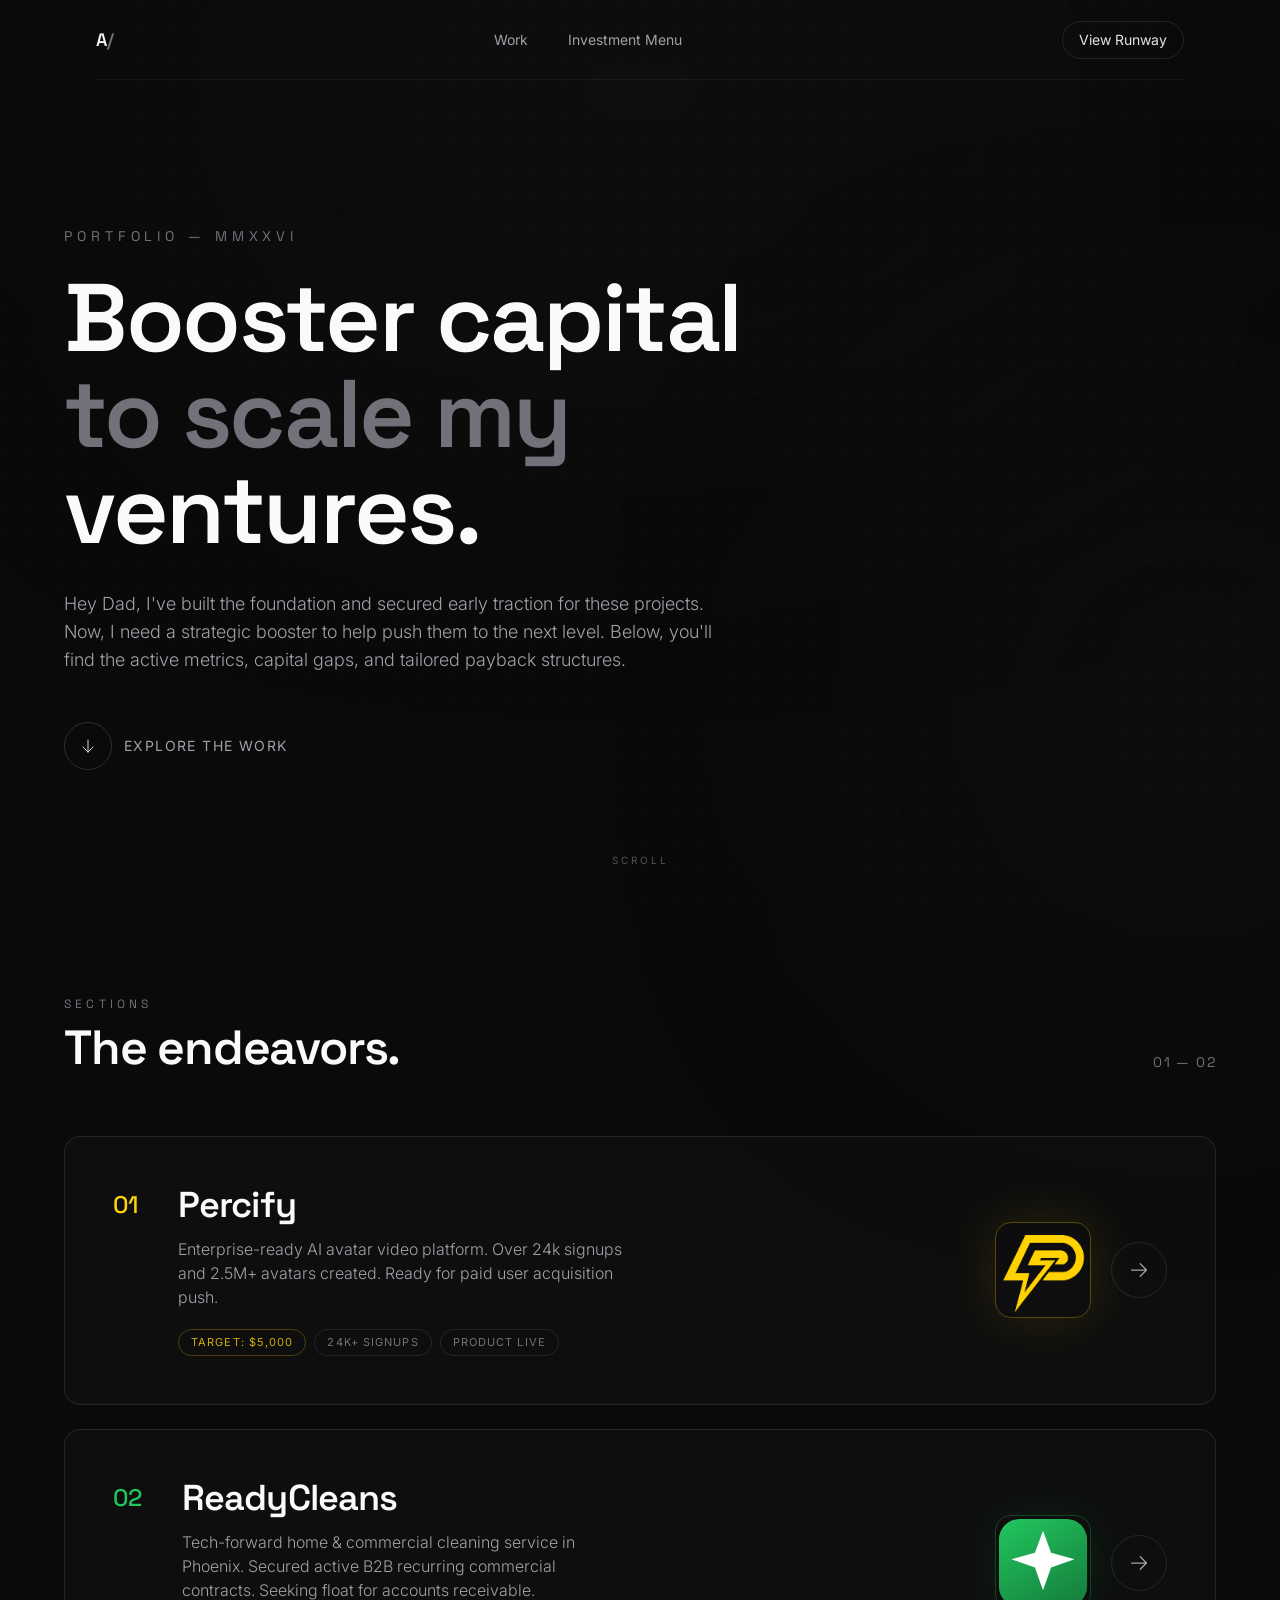
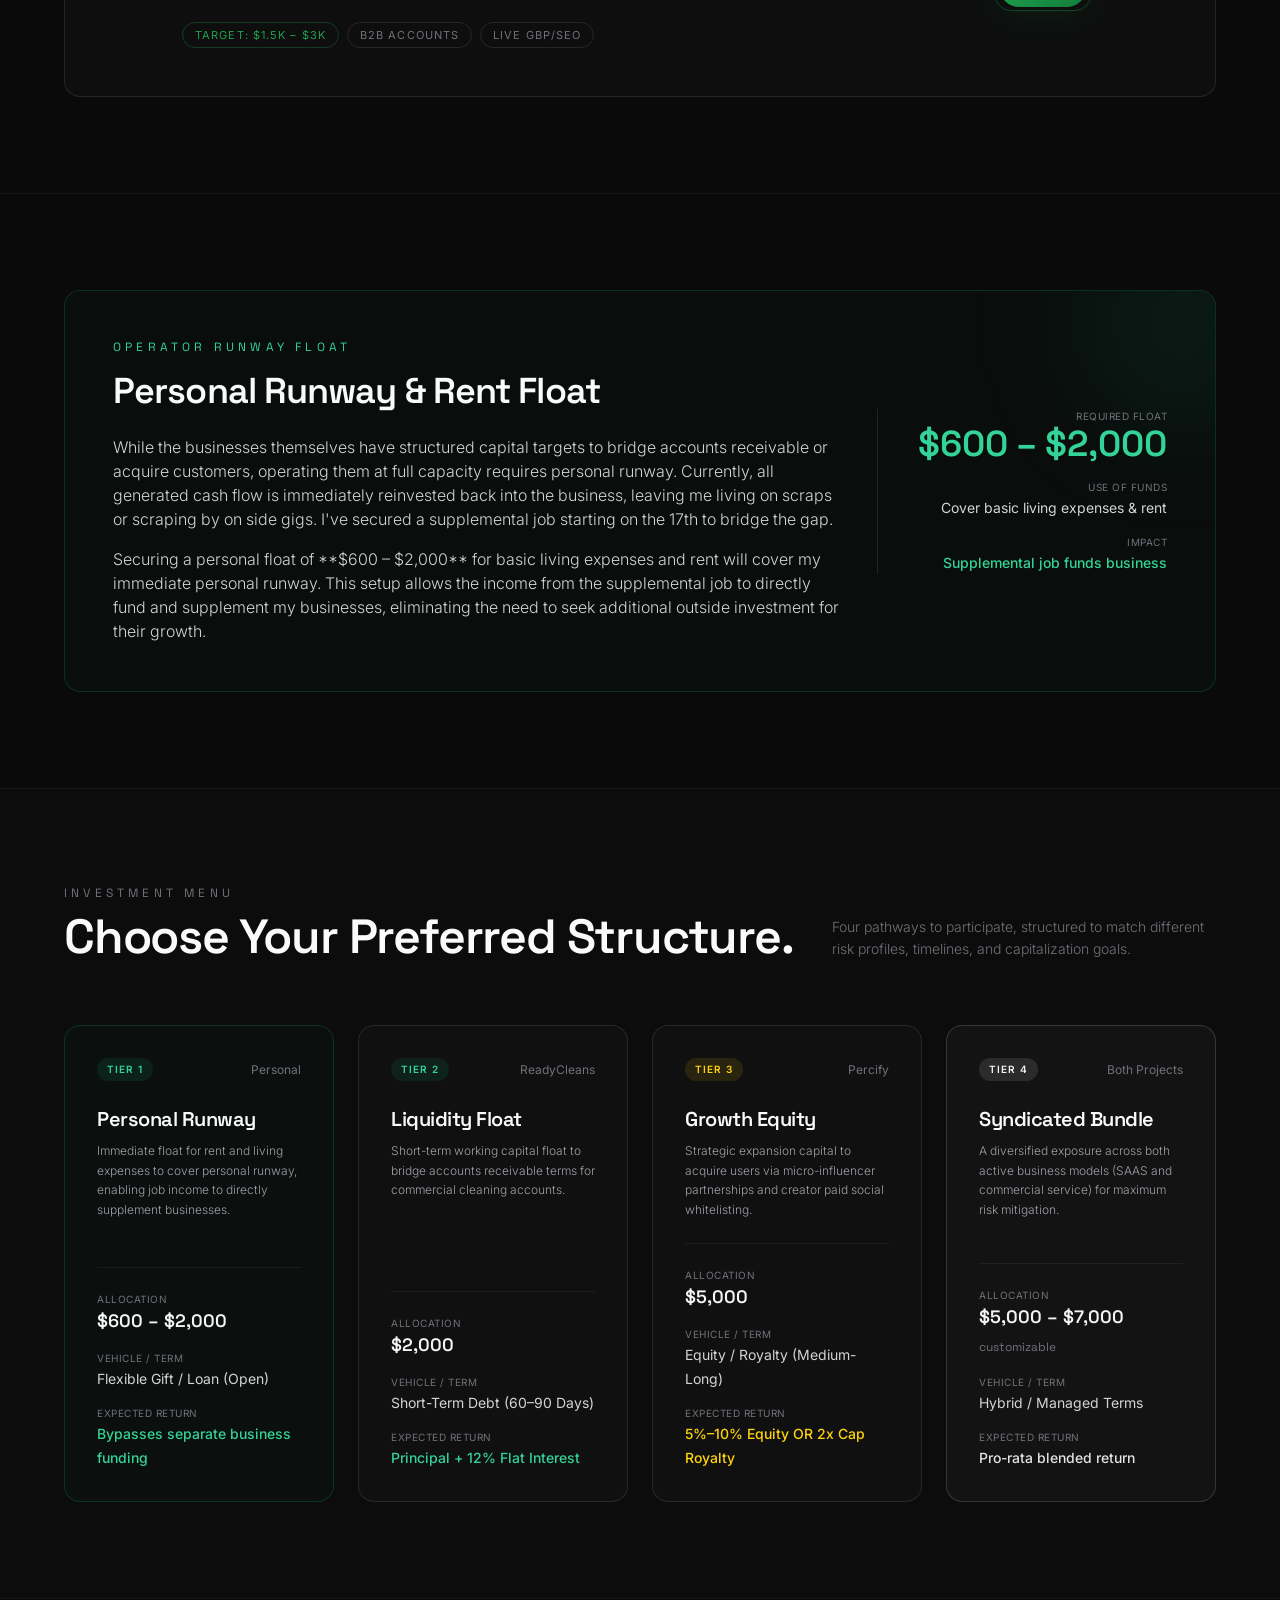
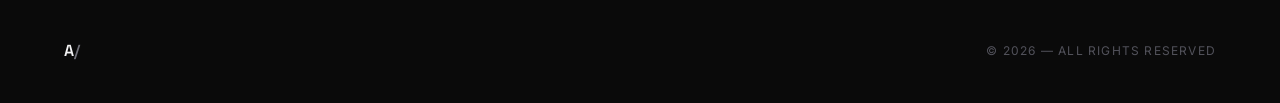
<file: index.html>
<!DOCTYPE html>
<html lang="en" class="scroll-smooth">
<head>
  <meta charset="UTF-8" />
  <meta name="viewport" content="width=device-width, initial-scale=1.0" />
  <title>Portfolio — Businesses & Endeavors</title>
  <meta name="description" content="A curated collection of businesses and endeavors." />

  <!-- Static compiled Tailwind CSS -->
  <link rel="stylesheet" href="assets/css/tailwind.css" />

  <!-- Fonts -->
  <link rel="preconnect" href="https://fonts.googleapis.com" />
  <link rel="preconnect" href="https://fonts.gstatic.com" crossorigin />
  <link href="https://fonts.googleapis.com/css2?family=Inter:wght@300;400;500;600&family=Space+Grotesk:wght@400;500;600;700&display=swap" rel="stylesheet" media="print" onload="this.media='all'" />
  <noscript>
    <link href="https://fonts.googleapis.com/css2?family=Inter:wght@300;400;500;600&family=Space+Grotesk:wght@400;500;600;700&display=swap" rel="stylesheet" />
  </noscript>
 
  <style>
    ::selection { background: #e4e4e7; color: #0a0a0a; }
    html { scrollbar-width: thin; scrollbar-color: #3f3f46 #0a0a0a; }
    body { -webkit-font-smoothing: antialiased; }
    .reveal { opacity: 0; transform: translateY(28px); transition: opacity 0.8s cubic-bezier(0.16, 1, 0.3, 1), transform 0.8s cubic-bezier(0.16, 1, 0.3, 1); }
    .reveal.is-visible { opacity: 1; transform: translateY(0); }
    @media (max-width: 1024px) {
      .reveal {
        opacity: 1 !important;
        transform: none !important;
        transition: none !important;
      }
    }
    .card-glow { transition: transform 0.5s cubic-bezier(0.16, 1, 0.3, 1), border-color 0.4s ease, background 0.4s ease; }
    .card-glow:hover { transform: translateY(-6px); border-color: #52525b; }
    .card-glow::after {
      content: '';
      position: absolute;
      inset: 0;
      border-radius: inherit;
      opacity: 0;
      transition: opacity 0.4s ease;
      background: radial-gradient(220px circle at var(--mx, 50%) var(--my, 50%), rgba(255, 255, 255, 0.07), transparent 70%);
      pointer-events: none;
    }
    .card-glow:hover::after { opacity: 1; }
    .card-percify:hover { border-color: rgba(255, 212, 10, 0.35); }
    .card-percify::after { background: radial-gradient(240px circle at var(--mx, 50%) var(--my, 50%), rgba(255, 212, 10, 0.08), transparent 70%); }
    .card-readycleans:hover { border-color: rgba(34, 197, 94, 0.35); }
    .card-readycleans::after { background: radial-gradient(240px circle at var(--mx, 50%) var(--my, 50%), rgba(34, 197, 94, 0.08), transparent 70%); }
    .card-sweatisgold:hover { border-color: rgba(212, 175, 55, 0.4); }
    .card-sweatisgold::after { background: radial-gradient(240px circle at var(--mx, 50%) var(--my, 50%), rgba(212, 175, 55, 0.09), transparent 70%); }
  </style>
</head>

<body class="bg-ink-950 text-zinc-300 font-body overflow-x-hidden">

  <!-- Ambient background -->
  <div class="fixed inset-0 -z-10 pointer-events-none">
    <div class="absolute inset-0 bg-ink-950"></div>
    <div class="absolute -top-40 left-1/2 -translate-x-1/2 w-[900px] h-[500px] bg-zinc-800/20 blur-[160px] rounded-full"></div>
    <div class="absolute top-1/2 -right-40 w-[500px] h-[500px] bg-zinc-900/40 blur-[140px] rounded-full"></div>
    <div class="absolute inset-0 opacity-[0.35] [background-image:radial-gradient(circle_at_1px_1px,rgba(255,255,255,0.05)_1px,transparent_0)] [background-size:28px_28px]"></div>
  </div>

  <!-- ============ NAV ============ -->
  <header class="fixed top-0 inset-x-0 z-50" id="site-header">
    <nav class="max-w-6xl mx-auto px-6 lg:px-8">
      <div class="flex items-center justify-between h-16 md:h-20 border-b border-white/5">
        <a href="/" class="font-display font-semibold text-zinc-100 text-lg tracking-tight">
          A<span class="text-zinc-500">/</span>
        </a>

        <ul class="hidden md:flex items-center gap-10 text-sm">
          <li><a href="#work" class="text-zinc-400 hover:text-zinc-100 transition-colors">Work</a></li>
          <li><a href="#investment-menu" class="text-zinc-400 hover:text-zinc-100 transition-colors">Investment Menu</a></li>
        </ul>

        <div class="flex items-center gap-4">
          <a href="#runway" class="hidden md:inline-flex items-center gap-2 text-sm px-4 py-2 rounded-full border border-white/10 text-zinc-200 hover:border-white/30 hover:bg-white/5 transition-all">
            View Runway
          </a>
          <button id="menu-toggle" class="md:hidden flex flex-col justify-center items-center w-10 h-10" aria-label="Toggle menu">
            <span class="block w-5 h-px bg-zinc-200 mb-1.5 transition-transform"></span>
            <span class="block w-5 h-px bg-zinc-200 transition-transform"></span>
          </button>
        </div>
      </div>

      <!-- Mobile menu -->
      <div id="mobile-menu" class="md:hidden hidden">
        <div class="py-6 space-y-4 border-b border-white/5 bg-ink-950/95 backdrop-blur">
          <a href="#work" class="block text-lg font-display text-zinc-200">Work</a>
          <a href="#investment-menu" class="block text-lg font-display text-zinc-200">Investment Menu</a>
        </div>
      </div>
    </nav>
  </header>

  <!-- ============ HERO ============ -->
  <section class="relative min-h-screen flex flex-col justify-center px-6 lg:px-8 pt-24">
    <div class="max-w-6xl mx-auto w-full">
      <p class="reveal font-display text-xs md:text-sm tracking-[0.35em] uppercase text-zinc-500 mb-6">
        Portfolio — MMXXVI
      </p>

      <h1 class="reveal font-display font-semibold text-zinc-50 text-5xl md:text-7xl lg:text-8xl leading-[1.02] tracking-tight" style="transition-delay: 100ms">
        Booster capital<br />
        <span class="text-zinc-500">to scale my</span><br />
        ventures.
      </h1>

      <p class="reveal max-w-2xl mt-8 text-zinc-400 text-base md:text-lg font-light leading-relaxed" style="transition-delay: 200ms">
        Hey Dad, I've built the foundation and secured early traction for these projects. Now, I need a strategic booster to help push them to the next level. Below, you'll find the active metrics, capital gaps, and tailored payback structures.
      </p>

      <div class="reveal mt-12 flex items-center gap-6" style="transition-delay: 300ms">
        <a href="#work" class="inline-flex items-center gap-3 group">
          <span class="w-12 h-12 rounded-full border border-white/15 flex items-center justify-center group-hover:border-white/40 group-hover:bg-white/5 transition-all">
            <svg class="w-4 h-4 text-zinc-300 group-hover:translate-y-0.5 transition-transform" fill="none" stroke="currentColor" stroke-width="1.5" viewBox="0 0 24 24"><path stroke-linecap="round" stroke-linejoin="round" d="M19.5 13.5 12 21m0 0-7.5-7.5M12 21V3"/></svg>
          </span>
          <span class="text-sm tracking-widest uppercase text-zinc-400 group-hover:text-zinc-100 transition-colors">Explore the work</span>
        </a>
      </div>
    </div>

    <div class="absolute bottom-8 left-1/2 -translate-x-1/2 text-[10px] tracking-[0.3em] uppercase text-zinc-600 hidden md:block">
      Scroll
    </div>
  </section>

  <!-- ============ SECTIONS / WORK ============ -->
  <section id="work" class="px-6 lg:px-8 py-16 md:py-24 scroll-mt-20">
    <div class="max-w-6xl mx-auto">
      <div class="flex items-end justify-between mb-10 md:mb-16">
        <div>
          <p class="reveal font-display text-xs tracking-[0.35em] uppercase text-zinc-500 mb-3">Sections</p>
          <h2 class="reveal font-display font-semibold text-zinc-50 text-3xl md:text-5xl tracking-tight" style="transition-delay: 80ms">
            The endeavors.
          </h2>
        </div>
        <p class="reveal hidden md:block text-sm text-zinc-500 font-display tracking-widest" style="transition-delay: 160ms">01 — 02</p>
      </div>

      <div class="grid gap-5 md:gap-6">

        <!-- ============= VENTURE 01 — PERCIFY ============= -->
        <a href="venture-1"
           class="card-glow card-percify reveal group relative block rounded-2xl border border-white/10 bg-white/[0.02] p-8 md:p-12 overflow-hidden">
          <div class="absolute inset-0 opacity-0 group-hover:opacity-100 transition-opacity duration-500 bg-gradient-to-br from-[#FFD40A]/[0.03] to-transparent"></div>
          <div class="relative flex flex-col md:flex-row md:items-center md:justify-between gap-6">
            <div class="flex items-start gap-6 md:gap-10">
              <span class="font-display text-[#FFD40A] text-xl md:text-2xl font-medium pt-1">01</span>
              <div>
                <h3 class="font-display font-semibold text-zinc-50 text-2xl md:text-4xl tracking-tight group-hover:text-[#FFD40A] transition-colors">
                  Percify
                </h3>
                <p class="mt-3 max-w-md text-zinc-400 text-sm md:text-base font-light leading-relaxed">
                  Enterprise-ready AI avatar video platform. Over 24k signups and 2.5M+ avatars created. Ready for paid user acquisition push.
                </p>
                <div class="mt-5 flex flex-wrap gap-2">
                  <span class="text-[11px] tracking-widest uppercase text-[#FFD40A]/80 border border-[#FFD40A]/25 rounded-full px-3 py-1">Target: $5,000</span>
                  <span class="text-[11px] tracking-widest uppercase text-zinc-500 border border-white/10 rounded-full px-3 py-1">24k+ signups</span>
                  <span class="text-[11px] tracking-widest uppercase text-zinc-500 border border-white/10 rounded-full px-3 py-1">Product Live</span>
                </div>
              </div>
            </div>
            <div class="md:shrink-0 flex items-center gap-5">
              <img src="assets/img/percify-logo.png" decoding="async" alt="Percify logo"
                   class="w-16 h-16 md:w-24 md:h-24 rounded-2xl border border-[#FFD40A]/30 shadow-[0_0_50px_rgba(255,212,10,0.12)] group-hover:shadow-[0_0_60px_rgba(255,212,10,0.25)] transition-shadow" />
              <span class="inline-flex w-12 h-12 md:w-14 md:h-14 rounded-full border border-white/10 items-center justify-center group-hover:border-[#FFD40A]/60 group-hover:bg-[#FFD40A]/10 transition-all">
                <svg class="w-5 h-5 text-zinc-400 group-hover:text-[#FFD40A] group-hover:translate-x-0.5 group-hover:-translate-y-0.5 transition-all" fill="none" stroke="currentColor" stroke-width="1.5" viewBox="0 0 24 24"><path stroke-linecap="round" stroke-linejoin="round" d="M13.5 4.5 21 12m0 0-7.5 7.5M21 12H3"/></svg>
              </span>
            </div>
          </div>
        </a>

        <!-- ============= VENTURE 02 — READYCLEANS ============= -->
        <a href="venture-2"
           class="card-glow card-readycleans reveal group relative block rounded-2xl border border-white/10 bg-white/[0.02] p-8 md:p-12 overflow-hidden">
          <div class="absolute inset-0 opacity-0 group-hover:opacity-100 transition-opacity duration-500 bg-gradient-to-br from-[#22C55E]/[0.04] to-transparent"></div>
          <div class="relative flex flex-col md:flex-row md:items-center md:justify-between gap-6">
            <div class="flex items-start gap-6 md:gap-10">
              <span class="font-display text-[#22C55E] text-xl md:text-2xl font-medium pt-1">02</span>
              <div>
                <h3 class="font-display font-semibold text-zinc-50 text-2xl md:text-4xl tracking-tight group-hover:text-[#22C55E] transition-colors">
                  ReadyCleans
                </h3>
                <p class="mt-3 max-w-md text-zinc-400 text-sm md:text-base font-light leading-relaxed">
                  Tech-forward home & commercial cleaning service in Phoenix. Secured active B2B recurring commercial contracts. Seeking float for accounts receivable.
                </p>
                <div class="mt-5 flex flex-wrap gap-2">
                  <span class="text-[11px] tracking-widest uppercase text-[#22C55E]/80 border border-[#22C55E]/25 rounded-full px-3 py-1">Target: $1.5k – $3k</span>
                  <span class="text-[11px] tracking-widest uppercase text-zinc-500 border border-white/10 rounded-full px-3 py-1">B2B accounts</span>
                  <span class="text-[11px] tracking-widest uppercase text-zinc-500 border border-white/10 rounded-full px-3 py-1">Live GBP/SEO</span>
                </div>
              </div>
            </div>
            <div class="md:shrink-0 flex items-center gap-5">
              <img src="assets/img/readycleans-logo.svg" decoding="async" alt="ReadyCleans logo"
                   class="w-16 h-16 md:w-24 md:h-24 rounded-2xl border border-[#22C55E]/30 shadow-[0_0_50px_rgba(34,197,94,0.10)] group-hover:shadow-[0_0_60px_rgba(34,197,94,0.22)] transition-shadow" />
              <span class="inline-flex w-12 h-12 md:w-14 md:h-14 rounded-full border border-white/10 items-center justify-center group-hover:border-[#22C55E]/60 group-hover:bg-[#22C55E]/10 transition-all">
                <svg class="w-5 h-5 text-zinc-400 group-hover:text-[#22C55E] group-hover:translate-x-0.5 group-hover:-translate-y-0.5 transition-all" fill="none" stroke="currentColor" stroke-width="1.5" viewBox="0 0 24 24"><path stroke-linecap="round" stroke-linejoin="round" d="M13.5 4.5 21 12m0 0-7.5 7.5M21 12H3"/></svg>
              </span>
            </div>
          </div>
        </a>

        <!-- Sweat Is Gold Removed -->

        <!-- Venture 04 Removed -->

      </div>
    </div>
  </section>

  <!-- About section removed -->

  <!-- ============ PERSONAL RUNWAY & FOCUS ============ -->
  <section id="runway" class="px-6 lg:px-8 py-16 md:py-24 border-t border-white/5 scroll-mt-20">
    <div class="max-w-6xl mx-auto">
      <div class="reveal group relative rounded-2xl border border-emerald-500/20 bg-emerald-500/[0.02] p-8 md:p-12 overflow-hidden hover:border-emerald-500/40 hover:bg-emerald-500/[0.03] transition-all duration-300">
        <div class="absolute -right-16 -top-16 w-48 h-48 bg-emerald-500/10 blur-3xl rounded-full"></div>
        <div class="relative flex flex-col md:flex-row md:items-center justify-between gap-8">
          <div class="max-w-3xl">
            <p class="font-display text-xs tracking-[0.35em] uppercase text-emerald-400 mb-4">Operator Runway Float</p>
            <h2 class="font-display font-semibold text-zinc-50 text-3xl md:text-4xl tracking-tight mb-6">
              Personal Runway & Rent Float
            </h2>
            <p class="text-sm md:text-base text-zinc-300 font-light leading-relaxed space-y-4">
              While the businesses themselves have structured capital targets to bridge accounts receivable or acquire customers, operating them at full capacity requires personal runway. Currently, all generated cash flow is immediately reinvested back into the business, leaving me living on scraps or scraping by on side gigs. I've secured a supplemental job starting on the 17th to bridge the gap.
            </p>
            <p class="mt-4 text-sm md:text-base text-zinc-300 font-light leading-relaxed">
              Securing a personal float of **$600 – $2,000** for basic living expenses and rent will cover my immediate personal runway. This setup allows the income from the supplemental job to directly fund and supplement my businesses, eliminating the need to seek additional outside investment for their growth.
            </p>
          </div>
          <div class="shrink-0 md:text-right border-t md:border-t-0 md:border-l border-white/10 pt-6 md:pt-0 md:pl-10 space-y-4">
            <div>
              <span class="text-[10px] text-zinc-500 uppercase tracking-wider block">Required Float</span>
              <span class="font-display font-semibold text-emerald-400 text-3xl md:text-4xl">$600 – $2,000</span>
            </div>
            <div>
              <span class="text-[10px] text-zinc-500 uppercase tracking-wider block">Use of Funds</span>
              <span class="text-zinc-300 text-sm">Cover basic living expenses & rent</span>
            </div>
            <div>
              <span class="text-[10px] text-zinc-500 uppercase tracking-wider block">Impact</span>
              <span class="text-emerald-400 font-medium text-sm">Supplemental job funds business</span>
            </div>
          </div>
        </div>
      </div>
    </div>
  </section>

  <!-- ============ INVESTMENT MENU ============ -->
  <section id="investment-menu" class="px-6 lg:px-8 py-16 md:py-24 border-t border-white/5 scroll-mt-20 bg-white/[0.01]">
    <div class="max-w-6xl mx-auto">
      <div class="flex flex-col md:flex-row md:items-end justify-between mb-12 md:mb-16">
        <div>
          <p class="reveal font-display text-xs tracking-[0.35em] uppercase text-zinc-500 mb-3">Investment Menu</p>
          <h2 class="reveal font-display font-semibold text-zinc-50 text-3xl md:text-5xl tracking-tight" style="transition-delay: 80ms">
            Choose Your Preferred Structure.
          </h2>
        </div>
        <p class="reveal max-w-sm mt-4 md:mt-0 text-sm text-zinc-500 font-light leading-relaxed" style="transition-delay: 160ms">
          Four pathways to participate, structured to match different risk profiles, timelines, and capitalization goals.
        </p>
      </div>

      <div class="grid grid-cols-1 sm:grid-cols-2 lg:grid-cols-4 gap-6">
        
        <!-- TIER 1 -->
        <div class="reveal group relative rounded-2xl border border-emerald-500/20 bg-emerald-500/[0.02] p-8 flex flex-col justify-between hover:border-emerald-500/40 hover:bg-emerald-500/[0.01] transition-all duration-300">
          <div>
            <div class="flex items-center justify-between mb-6">
              <span class="text-[10px] tracking-widest uppercase font-semibold text-emerald-400 bg-emerald-500/10 px-2.5 py-1 rounded-full">Tier 1</span>
              <span class="text-xs text-zinc-500">Personal</span>
            </div>
            <h3 class="font-display font-semibold text-zinc-50 text-xl tracking-tight mb-2">Personal Runway</h3>
            <p class="text-xs text-zinc-400 font-light leading-relaxed mb-6">
              Immediate float for rent and living expenses to cover personal runway, enabling job income to directly supplement businesses.
            </p>
          </div>
          <div class="space-y-4 pt-6 border-t border-white/5">
            <div>
              <span class="text-[10px] text-zinc-500 uppercase tracking-wider block">Allocation</span>
              <span class="font-display font-semibold text-zinc-100 text-lg">$600 – $2,000</span>
            </div>
            <div>
              <span class="text-[10px] text-zinc-500 uppercase tracking-wider block">Vehicle / Term</span>
              <span class="text-zinc-300 text-sm">Flexible Gift / Loan (Open)</span>
            </div>
            <div>
              <span class="text-[10px] text-zinc-500 uppercase tracking-wider block">Expected Return</span>
              <span class="text-emerald-400 font-medium text-sm">Bypasses separate business funding</span>
            </div>
          </div>
        </div>

        <!-- TIER 2 -->
        <div class="reveal group relative rounded-2xl border border-white/10 bg-white/[0.02] p-8 flex flex-col justify-between hover:border-emerald-500/40 hover:bg-emerald-500/[0.01] transition-all duration-300" style="transition-delay: 40ms">
          <div>
            <div class="flex items-center justify-between mb-6">
              <span class="text-[10px] tracking-widest uppercase font-semibold text-emerald-400 bg-emerald-500/10 px-2.5 py-1 rounded-full">Tier 2</span>
              <span class="text-xs text-zinc-500">ReadyCleans</span>
            </div>
            <h3 class="font-display font-semibold text-zinc-50 text-xl tracking-tight mb-2">Liquidity Float</h3>
            <p class="text-xs text-zinc-400 font-light leading-relaxed mb-6">
              Short-term working capital float to bridge accounts receivable terms for commercial cleaning accounts.
            </p>
          </div>
          <div class="space-y-4 pt-6 border-t border-white/5">
            <div>
              <span class="text-[10px] text-zinc-500 uppercase tracking-wider block">Allocation</span>
              <span class="font-display font-semibold text-zinc-100 text-lg">$2,000</span>
            </div>
            <div>
              <span class="text-[10px] text-zinc-500 uppercase tracking-wider block">Vehicle / Term</span>
              <span class="text-zinc-300 text-sm">Short-Term Debt (60–90 Days)</span>
            </div>
            <div>
              <span class="text-[10px] text-zinc-500 uppercase tracking-wider block">Expected Return</span>
              <span class="text-emerald-400 font-medium text-sm">Principal + 12% Flat Interest</span>
            </div>
          </div>
        </div>

        <!-- TIER 3 -->
        <div class="reveal group relative rounded-2xl border border-white/10 bg-white/[0.02] p-8 flex flex-col justify-between hover:border-[#FFD40A]/40 hover:bg-[#FFD40A]/[0.01] transition-all duration-300" style="transition-delay: 80ms">
          <div>
            <div class="flex items-center justify-between mb-6">
              <span class="text-[10px] tracking-widest uppercase font-semibold text-[#FFD40A] bg-[#FFD40A]/10 px-2.5 py-1 rounded-full">Tier 3</span>
              <span class="text-xs text-zinc-500">Percify</span>
            </div>
            <h3 class="font-display font-semibold text-zinc-50 text-xl tracking-tight mb-2">Growth Equity</h3>
            <p class="text-xs text-zinc-400 font-light leading-relaxed mb-6">
              Strategic expansion capital to acquire users via micro-influencer partnerships and creator paid social whitelisting.
            </p>
          </div>
          <div class="space-y-4 pt-6 border-t border-white/5">
            <div>
              <span class="text-[10px] text-zinc-500 uppercase tracking-wider block">Allocation</span>
              <span class="font-display font-semibold text-zinc-100 text-lg">$5,000</span>
            </div>
            <div>
              <span class="text-[10px] text-zinc-500 uppercase tracking-wider block">Vehicle / Term</span>
              <span class="text-zinc-300 text-sm">Equity / Royalty (Medium-Long)</span>
            </div>
            <div>
              <span class="text-[10px] text-zinc-500 uppercase tracking-wider block">Expected Return</span>
              <span class="text-[#FFD40A] font-medium text-sm">5%–10% Equity OR 2x Cap Royalty</span>
            </div>
          </div>
        </div>

        <!-- TIER 4 -->
        <div class="reveal group relative rounded-2xl border border-white/15 bg-white/[0.03] p-8 flex flex-col justify-between hover:border-zinc-300/40 hover:bg-white/[0.04] transition-all duration-300" style="transition-delay: 120ms">
          <div>
            <div class="flex items-center justify-between mb-6">
              <span class="text-[10px] tracking-widest uppercase font-semibold text-zinc-100 bg-white/10 px-2.5 py-1 rounded-full">Tier 4</span>
              <span class="text-xs text-zinc-500">Both Projects</span>
            </div>
            <h3 class="font-display font-semibold text-zinc-50 text-xl tracking-tight mb-2">Syndicated Bundle</h3>
            <p class="text-xs text-zinc-400 font-light leading-relaxed mb-6">
              A diversified exposure across both active business models (SAAS and commercial service) for maximum risk mitigation.
            </p>
          </div>
          <div class="space-y-4 pt-6 border-t border-white/5">
            <div>
              <span class="text-[10px] text-zinc-500 uppercase tracking-wider block">Allocation</span>
              <span class="font-display font-semibold text-zinc-100 text-lg">$5,000 – $7,000 <span class="text-zinc-500 text-xs font-normal">customizable</span></span>
            </div>
            <div>
              <span class="text-[10px] text-zinc-500 uppercase tracking-wider block">Vehicle / Term</span>
              <span class="text-zinc-300 text-sm">Hybrid / Managed Terms</span>
            </div>
            <div>
              <span class="text-[10px] text-zinc-500 uppercase tracking-wider block">Expected Return</span>
              <span class="text-zinc-200 font-medium text-sm">Pro-rata blended return</span>
            </div>
          </div>
        </div>

      </div>
    </div>
  </section>

  <!-- ============ FOOTER ============ -->
  <footer class="px-6 lg:px-8 py-10 border-t border-white/5 bg-ink-950">
    <div class="max-w-6xl mx-auto flex flex-col md:flex-row items-center justify-between gap-6">
      <p class="font-display font-semibold text-zinc-100">A<span class="text-zinc-500">/</span></p>
      <p class="text-xs tracking-widest uppercase text-zinc-600">© 2026 — All rights reserved</p>
    </div>
  </footer>

  <script src="js/main.js?v=1.0.2"></script>
</body>
</html>
</file>
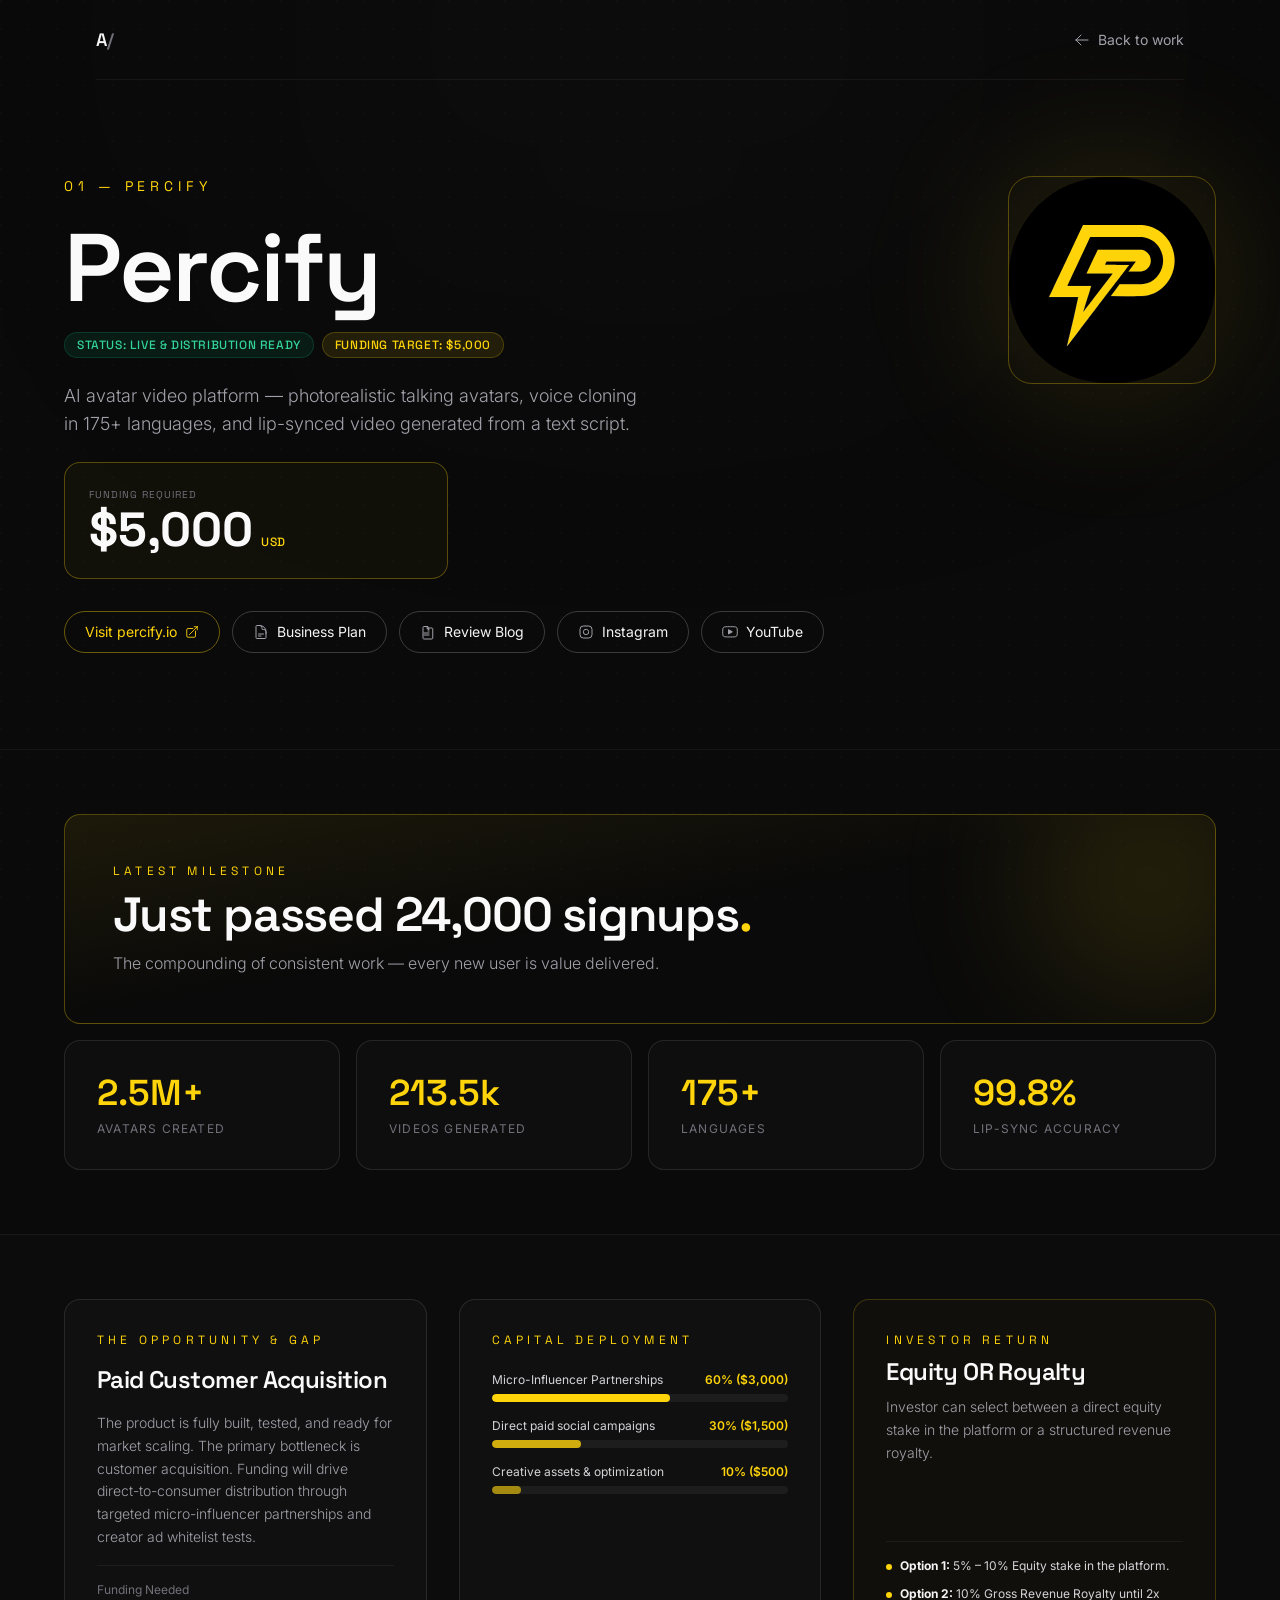
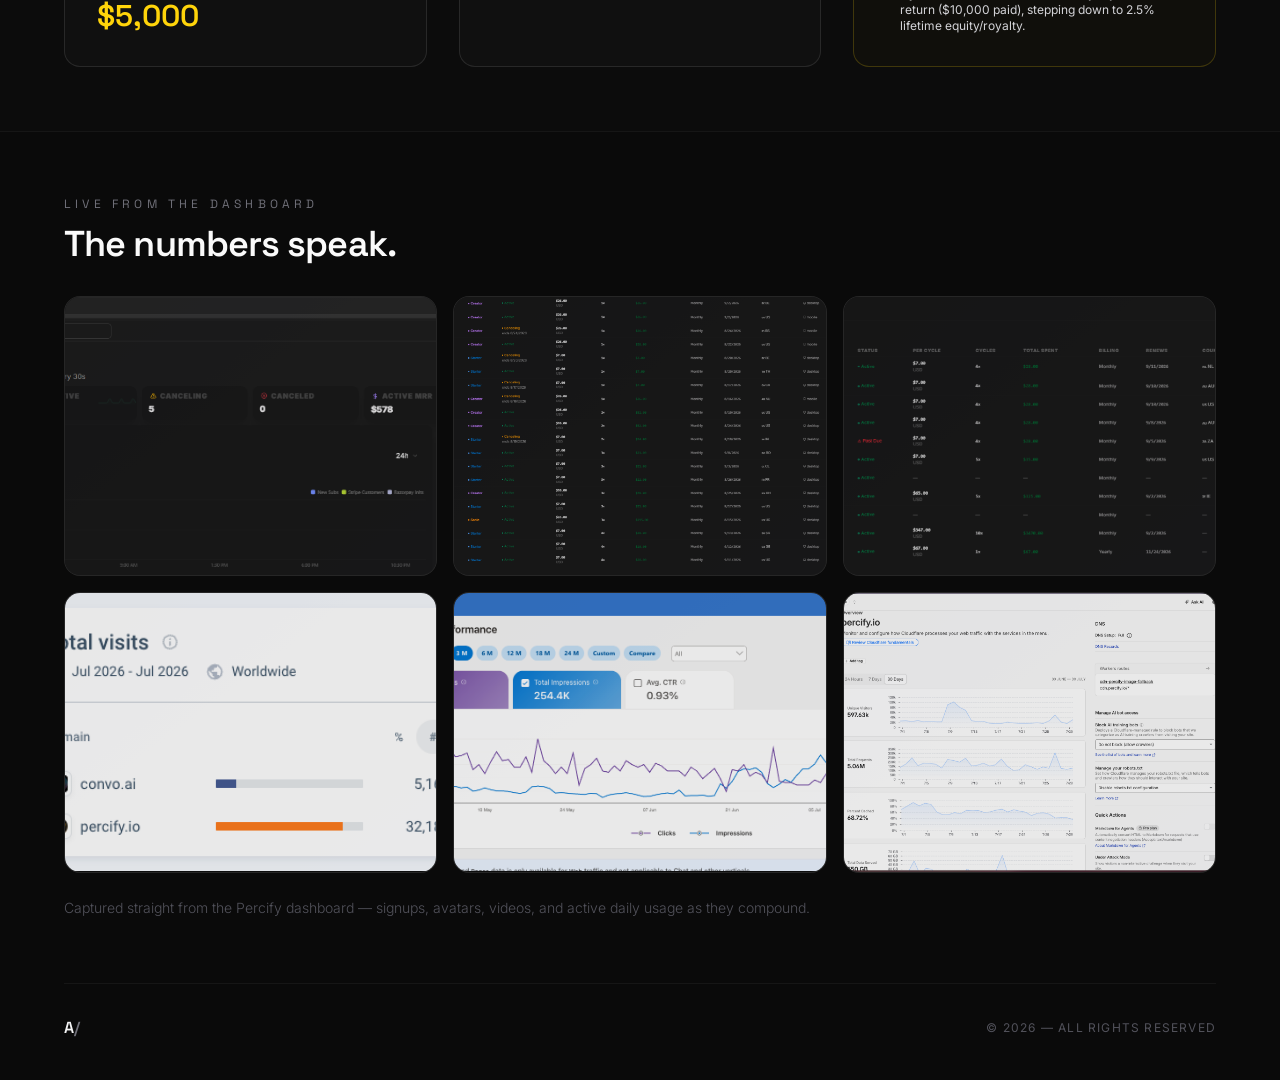
<file: venture-1.html>
<!DOCTYPE html>
<html lang="en" class="scroll-smooth">
<head>
  <meta charset="UTF-8" />
  <meta name="viewport" content="width=device-width, initial-scale=1.0" />
  <title>Percify — AI Avatar Platform</title>
  <meta name="description" content="Percify — an AI avatar video platform: photorealistic talking avatars, voice cloning, lip sync, and an AI video studio with API access." />

  <!-- Static compiled Tailwind CSS -->
  <link rel="stylesheet" href="assets/css/tailwind.css" />

  <!-- Fonts -->
  <link rel="preconnect" href="https://fonts.googleapis.com" />
  <link rel="preconnect" href="https://fonts.gstatic.com" crossorigin />
  <link href="https://fonts.googleapis.com/css2?family=Inter:wght@300;400;500;600&family=Space+Grotesk:wght@400;500;600;700&display=swap" rel="stylesheet" media="print" onload="this.media='all'" />
  <noscript>
    <link href="https://fonts.googleapis.com/css2?family=Inter:wght@300;400;500;600&family=Space+Grotesk:wght@400;500;600;700&display=swap" rel="stylesheet" />
  </noscript>
 
  <style>
    ::selection { background: #e4e4e7; color: #0a0a0a; }
    html { scrollbar-width: thin; scrollbar-color: #3f3f46 #0a0a0a; }
    body { -webkit-font-smoothing: antialiased; }
    .reveal { opacity: 0; transform: translateY(28px); transition: opacity 0.8s cubic-bezier(0.16, 1, 0.3, 1), transform 0.8s cubic-bezier(0.16, 1, 0.3, 1); }
    .reveal.is-visible { opacity: 1; transform: translateY(0); }
    @media (max-width: 1024px) {
      .reveal {
        opacity: 1 !important;
        transform: none !important;
        transition: none !important;
      }
    }
  </style>
</head>

<body class="bg-ink-950 text-zinc-300 font-body overflow-x-hidden">

  <!-- Ambient background -->
  <div class="fixed inset-0 -z-10 pointer-events-none">
    <div class="absolute inset-0 bg-ink-950"></div>
    <div class="absolute -top-40 left-1/2 -translate-x-1/2 w-[700px] h-[400px] bg-zinc-800/15 blur-[160px] rounded-full"></div>
    <div class="absolute inset-0 opacity-[0.35] [background-image:radial-gradient(circle_at_1px_1px,rgba(255,255,255,0.05)_1px,transparent_0)] [background-size:28px_28px]"></div>
  </div>

  <!-- ============ NAV ============ -->
  <header class="fixed top-0 inset-x-0 z-50">
    <nav class="max-w-6xl mx-auto px-6 lg:px-8">
      <div class="flex items-center justify-between h-16 md:h-20 border-b border-white/5">
        <a href="/" class="font-display font-semibold text-zinc-100 text-lg tracking-tight">
          A<span class="text-zinc-500">/</span>
        </a>
        <a href="/#work" class="inline-flex items-center gap-2 text-sm text-zinc-400 hover:text-zinc-100 transition-colors group">
          <svg class="w-4 h-4 group-hover:-translate-x-0.5 transition-transform" fill="none" stroke="currentColor" stroke-width="1.5" viewBox="0 0 24 24"><path stroke-linecap="round" stroke-linejoin="round" d="M10.5 19.5 3 12m0 0 7.5-7.5M3 12h18"/></svg>
          Back to work
        </a>
      </div>
    </nav>
  </header>

  <!-- ============ HERO ============ -->
  <section class="px-6 lg:px-8 pt-32 md:pt-44 pb-16 md:pb-24">
    <div class="max-w-6xl mx-auto flex flex-col md:flex-row md:items-start md:justify-between gap-12">
      <div>
        <p class="reveal font-display text-xs md:text-sm tracking-[0.35em] uppercase text-[#FFD40A] mb-6">
          01 — Percify
        </p>
        <h1 class="reveal font-display font-semibold text-zinc-50 text-5xl md:text-7xl lg:text-8xl leading-[1.02] tracking-tight" style="transition-delay: 100ms">
          Percify
        </h1>
        <div class="reveal mt-4 flex flex-wrap items-center gap-2 text-xs" style="transition-delay: 150ms">
          <span class="px-3 py-1 rounded-full bg-emerald-500/10 text-emerald-400 border border-emerald-500/20 font-medium font-display uppercase tracking-wider">Status: Live & Distribution Ready</span>
          <span class="px-3 py-1 rounded-full bg-[#FFD40A]/10 text-[#FFD40A] border border-[#FFD40A]/20 font-medium font-display uppercase tracking-wider">Funding Target: $5,000</span>
        </div>
        <p class="reveal max-w-xl mt-6 text-zinc-400 text-base md:text-lg font-light leading-relaxed" style="transition-delay: 200ms">
          AI avatar video platform — photorealistic talking avatars, voice cloning
          in 175+ languages, and lip-synced video generated from a text script.
        </p>
        <div class="reveal mt-6 p-6 rounded-2xl border border-[#FFD40A]/30 bg-[#FFD40A]/[0.03] max-w-sm" style="transition-delay: 240ms">
          <span class="text-[10px] text-zinc-500 uppercase tracking-widest block mb-1 font-display">Funding Required</span>
          <div class="flex items-baseline gap-2">
            <span class="font-display font-bold text-4xl md:text-5xl text-zinc-50">$5,000</span>
            <span class="text-xs text-[#FFD40A] font-display uppercase tracking-wider font-medium">USD</span>
          </div>
        </div>
        <div class="reveal mt-8 flex flex-wrap items-center gap-3" style="transition-delay: 280ms">
          <a href="https://percify.io" target="_blank" rel="noopener"
             class="inline-flex items-center gap-2 text-sm px-5 py-2.5 rounded-full border border-[#FFD40A]/40 text-[#FFD40A] hover:bg-[#FFD40A]/10 hover:border-[#FFD40A]/70 transition-all group">
            Visit percify.io
            <svg class="w-3.5 h-3.5 group-hover:translate-x-0.5 group-hover:-translate-y-0.5 transition-all" fill="none" stroke="currentColor" stroke-width="1.5" viewBox="0 0 24 24"><path stroke-linecap="round" stroke-linejoin="round" d="M13.5 6H5.25A2.25 2.25 0 0 0 3 8.25v10.5A2.25 2.25 0 0 0 5.25 21h10.5A2.25 2.25 0 0 0 18 18.75V10.5m-10.5 6L21 3m0 0h-5.25M21 3v5.25"/></svg>
          </a>
          <a href="https://docs.google.com/document/d/1fYN9tbeJ_KBktA4R5WNPWTE7QQJ0ANiiRTBA3rAHeVE/edit?usp=sharing" target="_blank" rel="noopener"
             class="inline-flex items-center gap-2 text-sm px-5 py-2.5 rounded-full border border-white/20 text-zinc-100 hover:border-[#FFD40A]/60 hover:text-[#FFD40A] hover:bg-[#FFD40A]/5 transition-all group">
            <svg class="w-4 h-4 text-zinc-400 group-hover:text-[#FFD40A] transition-colors" fill="none" stroke="currentColor" stroke-width="1.5" viewBox="0 0 24 24"><path stroke-linecap="round" stroke-linejoin="round" d="M19.5 14.25v-2.625a3.375 3.375 0 0 0-3.375-3.375h-1.5A1.125 1.125 0 0 1 13.5 7.125v-1.5a3.375 3.375 0 0 0-3.375-3.375H8.25m0 12.75h7.5m-7.5 3H12M10.5 2.25H5.625c-.621 0-1.125.504-1.125 1.125v17.25c0 .621.504 1.125 1.125 1.125h12.75c.621 0 1.125-.504 1.125-1.125V11.25a9 9 0 0 0-9-9Z"/></svg>
            Business Plan
          </a>
          <a href="https://rankhub.io/tools/percify" target="_blank" rel="noopener"
             class="inline-flex items-center gap-2 text-sm px-5 py-2.5 rounded-full border border-white/20 text-zinc-100 hover:border-[#FFD40A]/60 hover:text-[#FFD40A] hover:bg-[#FFD40A]/5 transition-all group">
            <svg class="w-4 h-4 text-zinc-400 group-hover:text-[#FFD40A] transition-colors" fill="none" stroke="currentColor" stroke-width="1.5" viewBox="0 0 24 24"><path stroke-linecap="round" stroke-linejoin="round" d="M12 7.5h1.5m-1.5 3h1.5m-7.5 3h7.5m-7.5 3h7.5m-3-10.5H18c.621 0 1.125.504 1.125 1.125v14.25c0 .621-.504 1.125-1.125 1.125H5.625c-.621 0-1.125-.504-1.125-1.125V4.875c0-.621.504-1.125 1.125-1.125H12v3.75c0 .621.504 1.125 1.125 1.125Z"/></svg>
            Review Blog
          </a>
          <a href="https://www.instagram.com/percify.io/" target="_blank" rel="noopener"
             class="inline-flex items-center gap-2 text-sm px-5 py-2.5 rounded-full border border-white/20 text-zinc-100 hover:border-[#FFD40A]/60 hover:text-[#FFD40A] hover:bg-[#FFD40A]/5 transition-all group">
            <svg class="w-4 h-4 text-zinc-400 group-hover:text-[#FFD40A] transition-colors" fill="none" stroke="currentColor" stroke-width="1.5" viewBox="0 0 24 24"><rect width="18" height="18" x="3" y="3" rx="5" ry="5"/><path d="M16 11.37A4 4 0 1 1 12.63 8 4 4 0 0 1 16 11.37z"/><line x1="17.5" x2="17.51" y1="6.5" y2="6.5"/></svg>
            Instagram
          </a>
          <a href="https://www.youtube.com/c/cypherproject/videos" target="_blank" rel="noopener"
             class="inline-flex items-center gap-2 text-sm px-5 py-2.5 rounded-full border border-white/20 text-zinc-100 hover:border-[#FFD40A]/60 hover:text-[#FFD40A] hover:bg-[#FFD40A]/5 transition-all group">
            <svg class="w-4 h-4 text-zinc-400 group-hover:text-[#FFD40A] transition-colors" fill="none" stroke="currentColor" stroke-width="1.5" viewBox="0 0 24 24"><path d="M22.54 6.42a2.78 2.78 0 0 0-1.94-2C18.88 4 12 4 12 4s-6.88 0-8.6.46a2.78 2.78 0 0 0-1.94 2A29 29 0 0 0 1 11.75a29 29 0 0 0 .46 5.33A2.78 2.78 0 0 0 3.4 19c1.72.46 8.6.46 8.6.46s6.88 0 8.6-.46a2.78 2.78 0 0 0 1.94-2 29 29 0 0 0 .46-5.25 29 29 0 0 0-.46-5.33z"/><polygon points="9.75 15.02 15.5 11.75 9.75 8.48 9.75 15.02" fill="currentColor"/></svg>
            YouTube
          </a>
        </div>
      </div>
      <div class="hidden md:flex md:items-start md:shrink-0">
        <div class="reveal relative" style="transition-delay: 250ms">
          <div class="absolute -inset-6 bg-[#FFD40A]/10 blur-3xl rounded-full"></div>
          <img src="assets/img/percify-logo.svg" decoding="async" alt="Percify logo"
               class="relative w-40 lg:w-52 rounded-3xl border border-[#FFD40A]/30" />
        </div>
      </div>
    </div>
  </section>

  <!-- ============ MOMENTUM / STATS ============ -->
  <section class="px-6 lg:px-8 py-12 md:py-16 border-t border-white/5">
    <div class="max-w-6xl mx-auto">
      <div class="reveal relative rounded-2xl border border-[#FFD40A]/30 bg-gradient-to-br from-[#FFD40A]/[0.08] via-transparent to-transparent p-8 md:p-12 mb-4 overflow-hidden">
        <div class="absolute -right-16 -top-16 w-64 h-64 bg-[#FFD40A]/10 blur-3xl rounded-full pointer-events-none"></div>
        <p class="font-display text-xs tracking-[0.35em] uppercase text-[#FFD40A] mb-3">Latest milestone</p>
        <p class="font-display font-semibold text-zinc-50 text-3xl md:text-5xl tracking-tight">
          Just passed 24,000 signups<span class="text-[#FFD40A]">.</span>
        </p>
        <p class="mt-3 text-zinc-400 font-light">
          The compounding of consistent work — every new user is value delivered.
        </p>
      </div>

      <div class="grid grid-cols-2 md:grid-cols-4 gap-4">
        <div class="reveal rounded-2xl border border-white/10 bg-white/[0.02] p-8">
          <p class="font-display text-3xl md:text-4xl font-semibold text-[#FFD40A]">2.5M+</p>
          <p class="mt-2 text-xs tracking-widest uppercase text-zinc-500">Avatars created</p>
        </div>
        <div class="reveal rounded-2xl border border-white/10 bg-white/[0.02] p-8" style="transition-delay: 60ms">
          <p class="font-display text-3xl md:text-4xl font-semibold text-[#FFD40A]">213.5k</p>
          <p class="mt-2 text-xs tracking-widest uppercase text-zinc-500">Videos generated</p>
        </div>
        <div class="reveal rounded-2xl border border-white/10 bg-white/[0.02] p-8" style="transition-delay: 120ms">
          <p class="font-display text-3xl md:text-4xl font-semibold text-[#FFD40A]">175+</p>
          <p class="mt-2 text-xs tracking-widest uppercase text-zinc-500">Languages</p>
        </div>
        <div class="reveal rounded-2xl border border-white/10 bg-white/[0.02] p-8" style="transition-delay: 180ms">
          <p class="font-display text-3xl md:text-4xl font-semibold text-[#FFD40A]">99.8%</p>
          <p class="mt-2 text-xs tracking-widest uppercase text-zinc-500">Lip-sync accuracy</p>
        </div>
      </div>
    </div>
  </section>

  <!-- ============ BUSINESS CASE & FUNDING ============ -->
  <section class="px-6 lg:px-8 py-12 md:py-16 border-t border-white/5 bg-white/[0.01]">
    <div class="max-w-6xl mx-auto">
      <div class="grid md:grid-cols-3 gap-8">
        <!-- Business Status & Gap -->
        <div class="reveal rounded-2xl border border-white/10 bg-white/[0.02] p-8 space-y-4">
          <p class="font-display text-xs tracking-[0.35em] uppercase text-[#FFD40A]">The Opportunity & Gap</p>
          <h3 class="font-display font-semibold text-zinc-50 text-2xl tracking-tight">Paid Customer Acquisition</h3>
          <p class="text-sm text-zinc-400 font-light leading-relaxed">
            The product is fully built, tested, and ready for market scaling. The primary bottleneck is customer acquisition. Funding will drive direct-to-consumer distribution through targeted micro-influencer partnerships and creator ad whitelist tests.
          </p>
          <div class="pt-4 border-t border-white/5">
            <span class="text-xs text-zinc-500 block">Funding Needed</span>
            <span class="font-display text-3xl font-semibold text-[#FFD40A]">$5,000</span>
          </div>
        </div>

        <!-- Capital Deployment -->
        <div class="reveal rounded-2xl border border-white/10 bg-white/[0.02] p-8 space-y-6">
          <p class="font-display text-xs tracking-[0.35em] uppercase text-[#FFD40A]">Capital Deployment</p>
          
          <div class="space-y-4">
            <div>
              <div class="flex justify-between text-xs mb-1.5">
                <span class="text-zinc-300">Micro-Influencer Partnerships</span>
                <span class="text-[#FFD40A] font-semibold">60% ($3,000)</span>
              </div>
              <div class="w-full bg-white/5 h-2 rounded-full overflow-hidden">
                <div class="bg-[#FFD40A] h-full rounded-full" style="width: 60%"></div>
              </div>
            </div>

            <div>
              <div class="flex justify-between text-xs mb-1.5">
                <span class="text-zinc-300">Direct paid social campaigns</span>
                <span class="text-[#FFD40A] font-semibold">30% ($1,500)</span>
              </div>
              <div class="w-full bg-white/5 h-2 rounded-full overflow-hidden">
                <div class="bg-[#FFD40A]/80 h-full rounded-full" style="width: 30%"></div>
              </div>
            </div>

            <div>
              <div class="flex justify-between text-xs mb-1.5">
                <span class="text-zinc-300">Creative assets & optimization</span>
                <span class="text-[#FFD40A] font-semibold">10% ($500)</span>
              </div>
              <div class="w-full bg-white/5 h-2 rounded-full overflow-hidden">
                <div class="bg-[#FFD40A]/60 h-full rounded-full" style="width: 10%"></div>
              </div>
            </div>
          </div>
        </div>

        <!-- Investor Return -->
        <div class="reveal rounded-2xl border border-[#FFD40A]/20 bg-[#FFD40A]/[0.02] p-8 space-y-4 flex flex-col justify-between">
          <div>
            <p class="font-display text-xs tracking-[0.35em] uppercase text-[#FFD40A] mb-2">Investor Return</p>
            <h3 class="font-display font-semibold text-zinc-50 text-2xl tracking-tight">Equity OR Royalty</h3>
            <p class="text-sm text-zinc-400 font-light leading-relaxed mt-2">
              Investor can select between a direct equity stake in the platform or a structured revenue royalty.
            </p>
          </div>
          
          <div class="space-y-3 pt-4 border-t border-white/5">
            <div class="flex items-start gap-2">
              <span class="w-1.5 h-1.5 rounded-full bg-[#FFD40A] mt-1.5 shrink-0"></span>
              <span class="text-xs text-zinc-300"><strong class="text-zinc-100">Option 1:</strong> 5% – 10% Equity stake in the platform.</span>
            </div>
            <div class="flex items-start gap-2">
              <span class="w-1.5 h-1.5 rounded-full bg-[#FFD40A] mt-1.5 shrink-0"></span>
              <span class="text-xs text-zinc-300"><strong class="text-zinc-100">Option 2:</strong> 10% Gross Revenue Royalty until 2x return ($10,000 paid), stepping down to 2.5% lifetime equity/royalty.</span>
            </div>
          </div>
        </div>
      </div>
    </div>
  </section>

  <!-- ============ LIVE METRICS / SCREENSHOTS ============ -->
  <section class="px-6 lg:px-8 py-12 md:py-16 border-t border-white/5">
    <div class="max-w-6xl mx-auto">
      <div class="flex items-end justify-between mb-8">
        <div>
          <p class="reveal font-display text-xs tracking-[0.35em] uppercase text-zinc-500 mb-3">Live from the dashboard</p>
          <h2 class="reveal font-display font-semibold text-zinc-50 text-2xl md:text-4xl tracking-tight" style="transition-delay: 80ms">
            The numbers speak.
          </h2>
        </div>
      </div>

      <div class="grid md:grid-cols-3 gap-4">
        <!-- Click the gold camera button to upload a screenshot for this slot -->
        <div class="reveal group rounded-2xl border border-white/10 overflow-hidden bg-white/[0.02]">
          <div class="photo-slot relative aspect-[4/3] bg-gradient-to-br from-zinc-900 to-zinc-800 flex items-center justify-center overflow-hidden" data-slot="percify-dashboard-1" data-accent="#FFD40A">
            <img src="assets/img/percify-dashboard-1.png" loading="lazy" decoding="async" alt="Percify dashboard metrics" class="w-full h-full object-cover opacity-90 group-hover:opacity-100 transition-opacity cursor-zoom-in" onerror="this.style.display='none';this.nextElementSibling.style.display='flex'">
            <p class="photo-placeholder hidden text-sm text-zinc-600 font-light px-6 text-center">Screenshot 1 — click the camera to upload</p>
            <label class="photo-upload-btn absolute bottom-3 right-3 z-10 w-10 h-10 rounded-full bg-black/70 border border-[#FFD40A]/50 text-[#FFD40A] flex items-center justify-center hover:bg-[#FFD40A] hover:text-black transition-colors shadow-lg cursor-pointer" title="Upload screenshot">
              <svg class="w-4.5 h-4.5" fill="none" stroke="currentColor" stroke-width="1.5" viewBox="0 0 24 24"><path stroke-linecap="round" stroke-linejoin="round" d="M6.827 6.175A2.31 2.31 0 0 1 5.186 7.23c-.38.054-.757.112-1.134.175C2.999 7.58 2.25 8.507 2.25 9.574V18a2.25 2.25 0 0 0 2.25 2.25h15A2.25 2.25 0 0 0 21.75 18V9.574c0-1.067-.75-1.994-1.802-2.169a47.865 47.865 0 0 0-1.134-.175 2.31 2.31 0 0 1-1.64-1.055l-.822-1.316a2.192 2.192 0 0 0-1.736-1.039 48.774 48.774 0 0 0-5.232 0 2.192 2.192 0 0 0-1.736 1.039l-.821 1.316Z"/><path stroke-linecap="round" stroke-linejoin="round" d="M16.5 12.75a4.5 4.5 0 1 1-9 0 4.5 4.5 0 0 1 9 0ZM18.75 10.5h.008v.008h-.008V10.5Z"/></svg>
              <input type="file" accept="image/png,image/jpeg,image/webp" class="hidden" />
            </label>
            <span class="photo-status absolute top-3 right-3 z-10 text-[11px] tracking-widest uppercase text-[#FFD40A]"></span>
          </div>
        </div>
        <div class="reveal group rounded-2xl border border-white/10 overflow-hidden bg-white/[0.02]" style="transition-delay: 40ms">
          <div class="photo-slot relative aspect-[4/3] bg-gradient-to-br from-zinc-900 to-zinc-800 flex items-center justify-center overflow-hidden" data-slot="percify-dashboard-2" data-accent="#FFD40A">
            <img src="assets/img/percify-dashboard-2.png" loading="lazy" decoding="async" alt="Percify dashboard metrics" class="w-full h-full object-cover opacity-90 group-hover:opacity-100 transition-opacity cursor-zoom-in" onerror="this.style.display='none';this.nextElementSibling.style.display='flex'">
            <p class="photo-placeholder hidden text-sm text-zinc-600 font-light px-6 text-center">Screenshot 2 — click the camera to upload</p>
            <label class="photo-upload-btn absolute bottom-3 right-3 z-10 w-10 h-10 rounded-full bg-black/70 border border-[#FFD40A]/50 text-[#FFD40A] flex items-center justify-center hover:bg-[#FFD40A] hover:text-black transition-colors shadow-lg cursor-pointer" title="Upload screenshot">
              <svg class="w-4.5 h-4.5" fill="none" stroke="currentColor" stroke-width="1.5" viewBox="0 0 24 24"><path stroke-linecap="round" stroke-linejoin="round" d="M6.827 6.175A2.31 2.31 0 0 1 5.186 7.23c-.38.054-.757.112-1.134.175C2.999 7.58 2.25 8.507 2.25 9.574V18a2.25 2.25 0 0 0 2.25 2.25h15A2.25 2.25 0 0 0 21.75 18V9.574c0-1.067-.75-1.994-1.802-2.169a47.865 47.865 0 0 0-1.134-.175 2.31 2.31 0 0 1-1.64-1.055l-.822-1.316a2.192 2.192 0 0 0-1.736-1.039 48.774 48.774 0 0 0-5.232 0 2.192 2.192 0 0 0-1.736 1.039l-.821 1.316Z"/><path stroke-linecap="round" stroke-linejoin="round" d="M16.5 12.75a4.5 4.5 0 1 1-9 0 4.5 4.5 0 0 1 9 0ZM18.75 10.5h.008v.008h-.008V10.5Z"/></svg>
              <input type="file" accept="image/png,image/jpeg,image/webp" class="hidden" />
            </label>
            <span class="photo-status absolute top-3 right-3 z-10 text-[11px] tracking-widest uppercase text-[#FFD40A]"></span>
          </div>
        </div>
        <div class="reveal group rounded-2xl border border-white/10 overflow-hidden bg-white/[0.02]" style="transition-delay: 80ms">
          <div class="photo-slot relative aspect-[4/3] bg-gradient-to-br from-zinc-900 to-zinc-800 flex items-center justify-center overflow-hidden" data-slot="percify-dashboard-3" data-accent="#FFD40A">
            <img src="assets/img/percify-dashboard-3.png" loading="lazy" decoding="async" alt="Percify dashboard metrics" class="w-full h-full object-cover opacity-90 group-hover:opacity-100 transition-opacity cursor-zoom-in" onerror="this.style.display='none';this.nextElementSibling.style.display='flex'">
            <p class="photo-placeholder hidden text-sm text-zinc-600 font-light px-6 text-center">Screenshot 3 — click the camera to upload</p>
            <label class="photo-upload-btn absolute bottom-3 right-3 z-10 w-10 h-10 rounded-full bg-black/70 border border-[#FFD40A]/50 text-[#FFD40A] flex items-center justify-center hover:bg-[#FFD40A] hover:text-black transition-colors shadow-lg cursor-pointer" title="Upload screenshot">
              <svg class="w-4.5 h-4.5" fill="none" stroke="currentColor" stroke-width="1.5" viewBox="0 0 24 24"><path stroke-linecap="round" stroke-linejoin="round" d="M6.827 6.175A2.31 2.31 0 0 1 5.186 7.23c-.38.054-.757.112-1.134.175C2.999 7.58 2.25 8.507 2.25 9.574V18a2.25 2.25 0 0 0 2.25 2.25h15A2.25 2.25 0 0 0 21.75 18V9.574c0-1.067-.75-1.994-1.802-2.169a47.865 47.865 0 0 0-1.134-.175 2.31 2.31 0 0 1-1.64-1.055l-.822-1.316a2.192 2.192 0 0 0-1.736-1.039 48.774 48.774 0 0 0-5.232 0 2.192 2.192 0 0 0-1.736 1.039l-.821 1.316Z"/><path stroke-linecap="round" stroke-linejoin="round" d="M16.5 12.75a4.5 4.5 0 1 1-9 0 4.5 4.5 0 0 1 9 0ZM18.75 10.5h.008v.008h-.008V10.5Z"/></svg>
              <input type="file" accept="image/png,image/jpeg,image/webp" class="hidden" />
            </label>
            <span class="photo-status absolute top-3 right-3 z-10 text-[11px] tracking-widest uppercase text-[#FFD40A]"></span>
          </div>
        </div>
        <div class="reveal group rounded-2xl border border-white/10 overflow-hidden bg-white/[0.02]" style="transition-delay: 120ms">
          <div class="photo-slot relative aspect-[4/3] bg-gradient-to-br from-zinc-900 to-zinc-800 flex items-center justify-center overflow-hidden" data-slot="percify-dashboard-4" data-accent="#FFD40A">
            <img src="assets/img/percify-dashboard-4.png" loading="lazy" decoding="async" alt="Percify dashboard metrics" class="w-full h-full object-cover opacity-90 group-hover:opacity-100 transition-opacity cursor-zoom-in" onerror="this.style.display='none';this.nextElementSibling.style.display='flex'">
            <p class="photo-placeholder hidden text-sm text-zinc-600 font-light px-6 text-center">Screenshot 4 — click the camera to upload</p>
            <label class="photo-upload-btn absolute bottom-3 right-3 z-10 w-10 h-10 rounded-full bg-black/70 border border-[#FFD40A]/50 text-[#FFD40A] flex items-center justify-center hover:bg-[#FFD40A] hover:text-black transition-colors shadow-lg cursor-pointer" title="Upload screenshot">
              <svg class="w-4.5 h-4.5" fill="none" stroke="currentColor" stroke-width="1.5" viewBox="0 0 24 24"><path stroke-linecap="round" stroke-linejoin="round" d="M6.827 6.175A2.31 2.31 0 0 1 5.186 7.23c-.38.054-.757.112-1.134.175C2.999 7.58 2.25 8.507 2.25 9.574V18a2.25 2.25 0 0 0 2.25 2.25h15A2.25 2.25 0 0 0 21.75 18V9.574c0-1.067-.75-1.994-1.802-2.169a47.865 47.865 0 0 0-1.134-.175 2.31 2.31 0 0 1-1.64-1.055l-.822-1.316a2.192 2.192 0 0 0-1.736-1.039 48.774 48.774 0 0 0-5.232 0 2.192 2.192 0 0 0-1.736 1.039l-.821 1.316Z"/><path stroke-linecap="round" stroke-linejoin="round" d="M16.5 12.75a4.5 4.5 0 1 1-9 0 4.5 4.5 0 0 1 9 0ZM18.75 10.5h.008v.008h-.008V10.5Z"/></svg>
              <input type="file" accept="image/png,image/jpeg,image/webp" class="hidden" />
            </label>
            <span class="photo-status absolute top-3 right-3 z-10 text-[11px] tracking-widest uppercase text-[#FFD40A]"></span>
          </div>
        </div>
        <div class="reveal group rounded-2xl border border-white/10 overflow-hidden bg-white/[0.02]" style="transition-delay: 160ms">
          <div class="photo-slot relative aspect-[4/3] bg-gradient-to-br from-zinc-900 to-zinc-800 flex items-center justify-center overflow-hidden" data-slot="percify-dashboard-5" data-accent="#FFD40A">
            <img src="assets/img/percify-dashboard-5.png" loading="lazy" decoding="async" alt="Percify dashboard metrics" class="w-full h-full object-cover opacity-90 group-hover:opacity-100 transition-opacity cursor-zoom-in" onerror="this.style.display='none';this.nextElementSibling.style.display='flex'">
            <p class="photo-placeholder hidden text-sm text-zinc-600 font-light px-6 text-center">Screenshot 5 — click the camera to upload</p>
            <label class="photo-upload-btn absolute bottom-3 right-3 z-10 w-10 h-10 rounded-full bg-black/70 border border-[#FFD40A]/50 text-[#FFD40A] flex items-center justify-center hover:bg-[#FFD40A] hover:text-black transition-colors shadow-lg cursor-pointer" title="Upload screenshot">
              <svg class="w-4.5 h-4.5" fill="none" stroke="currentColor" stroke-width="1.5" viewBox="0 0 24 24"><path stroke-linecap="round" stroke-linejoin="round" d="M6.827 6.175A2.31 2.31 0 0 1 5.186 7.23c-.38.054-.757.112-1.134.175C2.999 7.58 2.25 8.507 2.25 9.574V18a2.25 2.25 0 0 0 2.25 2.25h15A2.25 2.25 0 0 0 21.75 18V9.574c0-1.067-.75-1.994-1.802-2.169a47.865 47.865 0 0 0-1.134-.175 2.31 2.31 0 0 1-1.64-1.055l-.822-1.316a2.192 2.192 0 0 0-1.736-1.039 48.774 48.774 0 0 0-5.232 0 2.192 2.192 0 0 0-1.736 1.039l-.821 1.316Z"/><path stroke-linecap="round" stroke-linejoin="round" d="M16.5 12.75a4.5 4.5 0 1 1-9 0 4.5 4.5 0 0 1 9 0ZM18.75 10.5h.008v.008h-.008V10.5Z"/></svg>
              <input type="file" accept="image/png,image/jpeg,image/webp" class="hidden" />
            </label>
            <span class="photo-status absolute top-3 right-3 z-10 text-[11px] tracking-widest uppercase text-[#FFD40A]"></span>
          </div>
        </div>
        <div class="reveal group rounded-2xl border border-white/10 overflow-hidden bg-white/[0.02]" style="transition-delay: 200ms">
          <div class="photo-slot relative aspect-[4/3] bg-gradient-to-br from-zinc-900 to-zinc-800 flex items-center justify-center overflow-hidden" data-slot="percify-dashboard-6" data-accent="#FFD40A">
            <img src="assets/img/percify-dashboard-6.png" loading="lazy" decoding="async" alt="Percify dashboard metrics" class="w-full h-full object-cover opacity-90 group-hover:opacity-100 transition-opacity cursor-zoom-in" onerror="this.style.display='none';this.nextElementSibling.style.display='flex'">
            <p class="photo-placeholder hidden text-sm text-zinc-600 font-light px-6 text-center">Screenshot 6 — click the camera to upload</p>
            <label class="photo-upload-btn absolute bottom-3 right-3 z-10 w-10 h-10 rounded-full bg-black/70 border border-[#FFD40A]/50 text-[#FFD40A] flex items-center justify-center hover:bg-[#FFD40A] hover:text-black transition-colors shadow-lg cursor-pointer" title="Upload screenshot">
              <svg class="w-4.5 h-4.5" fill="none" stroke="currentColor" stroke-width="1.5" viewBox="0 0 24 24"><path stroke-linecap="round" stroke-linejoin="round" d="M6.827 6.175A2.31 2.31 0 0 1 5.186 7.23c-.38.054-.757.112-1.134.175C2.999 7.58 2.25 8.507 2.25 9.574V18a2.25 2.25 0 0 0 2.25 2.25h15A2.25 2.25 0 0 0 21.75 18V9.574c0-1.067-.75-1.994-1.802-2.169a47.865 47.865 0 0 0-1.134-.175 2.31 2.31 0 0 1-1.64-1.055l-.822-1.316a2.192 2.192 0 0 0-1.736-1.039 48.774 48.774 0 0 0-5.232 0 2.192 2.192 0 0 0-1.736 1.039l-.821 1.316Z"/><path stroke-linecap="round" stroke-linejoin="round" d="M16.5 12.75a4.5 4.5 0 1 1-9 0 4.5 4.5 0 0 1 9 0ZM18.75 10.5h.008v.008h-.008V10.5Z"/></svg>
              <input type="file" accept="image/png,image/jpeg,image/webp" class="hidden" />
            </label>
            <span class="photo-status absolute top-3 right-3 z-10 text-[11px] tracking-widest uppercase text-[#FFD40A]"></span>
          </div>
        </div>
      </div>

      <p class="reveal mt-6 text-sm text-zinc-600 font-light leading-relaxed" style="transition-delay: 160ms">
        Captured straight from the Percify dashboard — signups, avatars, videos, and
        active daily usage as they compound.
      </p>
    </div>
  </section>

  <!-- ============ FOOTER ============ -->
  <footer class="px-6 lg:px-8 pb-10">
    <div class="max-w-6xl mx-auto flex flex-col md:flex-row items-start md:items-center justify-between gap-6 pt-8 border-t border-white/5">
      <p class="font-display font-semibold text-zinc-100">A<span class="text-zinc-500">/</span></p>
      <p class="text-xs tracking-widest uppercase text-zinc-600">© 2026 — All rights reserved</p>
    </div>
  </footer>

  <script src="js/main.js?v=1.0.2"></script>
</body>
</html>
</file>
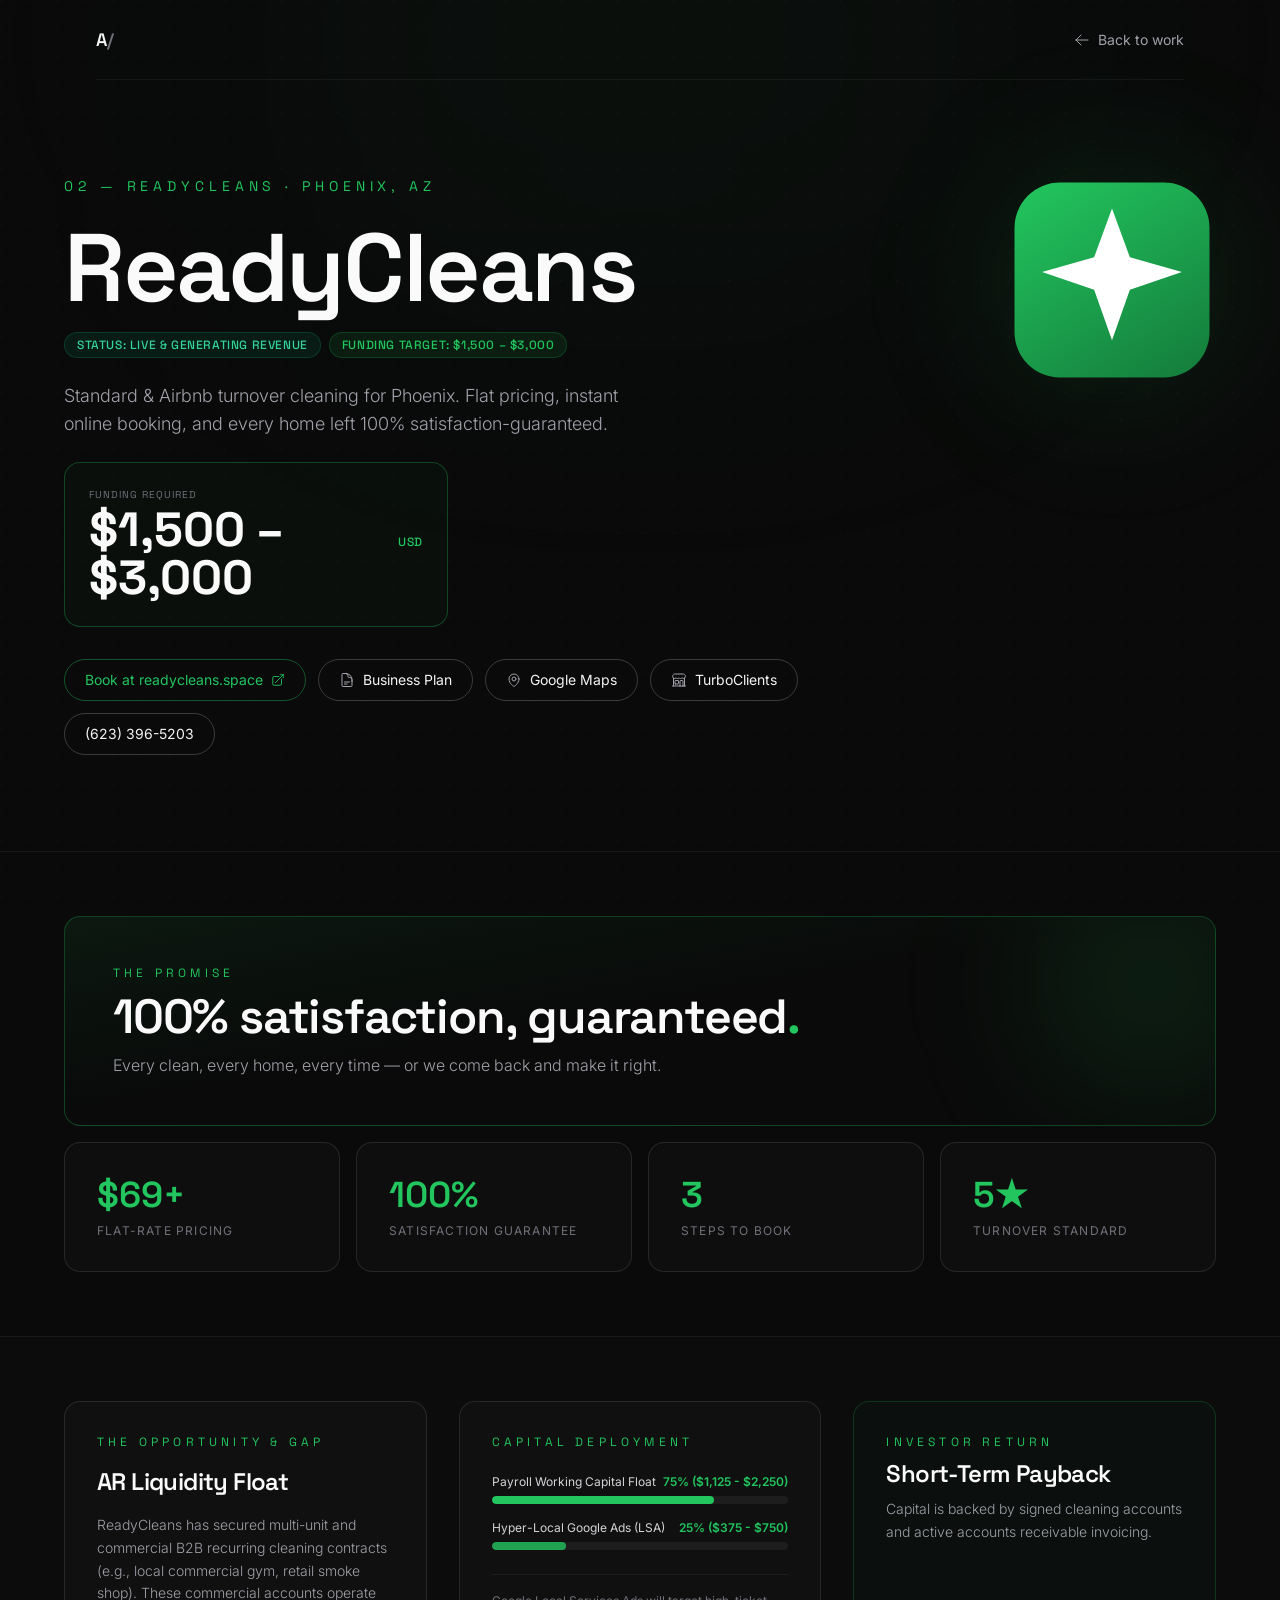
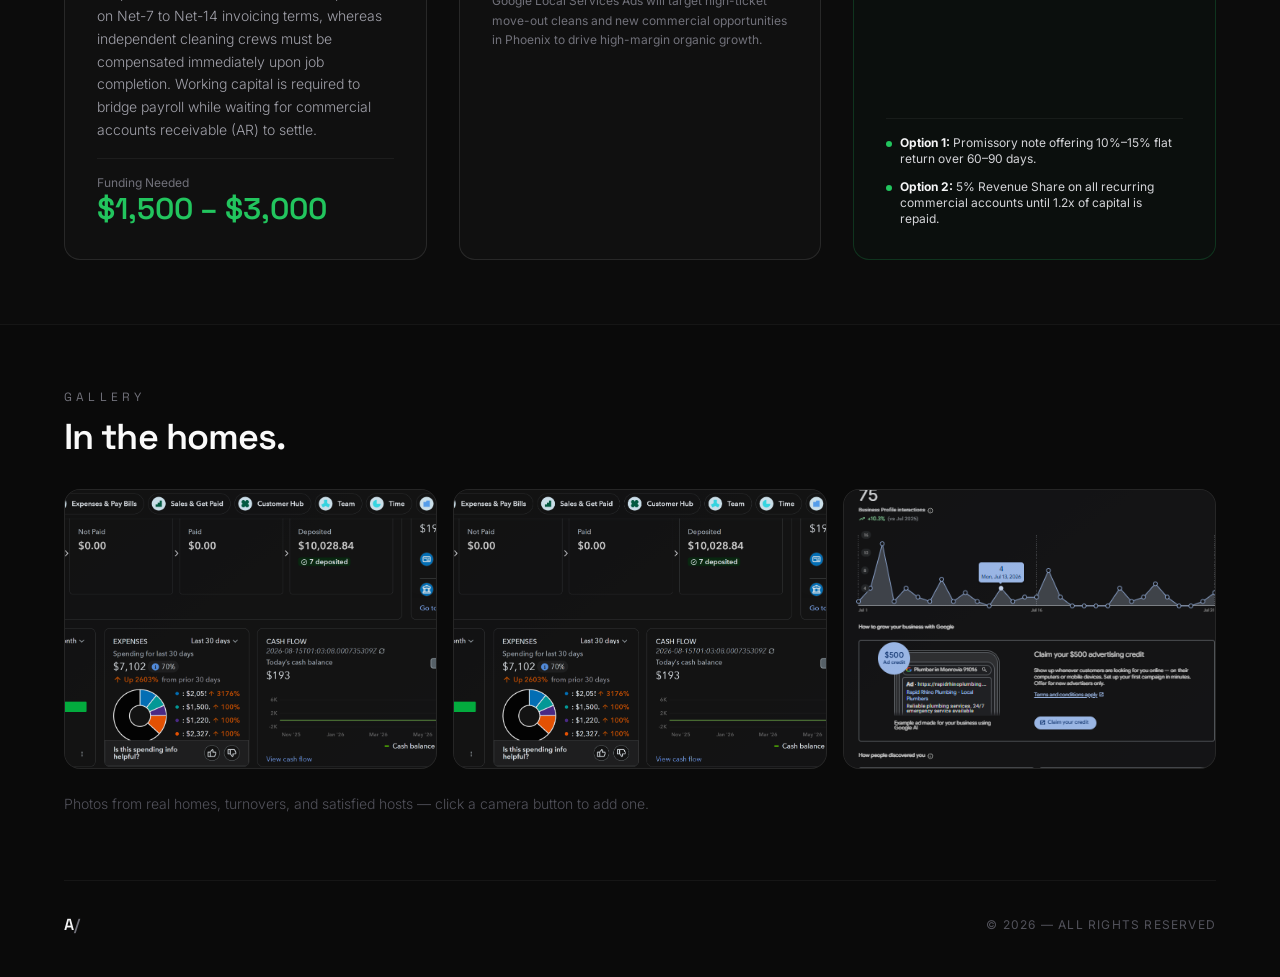
<file: venture-2.html>
<!DOCTYPE html>
<html lang="en" class="scroll-smooth">
<head>
  <meta charset="UTF-8" />
  <meta name="viewport" content="width=device-width, initial-scale=1.0" />
  <title>ReadyCleans — Standard & Airbnb Turnover Cleaning</title>
  <meta name="description" content="ReadyCleans — Phoenix's standard & Airbnb turnover cleaning specialists. Flat $69+ pricing, instant online booking, 100% satisfaction guarantee." />

  <!-- Static compiled Tailwind CSS -->
  <link rel="stylesheet" href="assets/css/tailwind.css" />

  <!-- Fonts -->
  <link rel="preconnect" href="https://fonts.googleapis.com" />
  <link rel="preconnect" href="https://fonts.gstatic.com" crossorigin />
  <link href="https://fonts.googleapis.com/css2?family=Inter:wght@300;400;500;600&family=Space+Grotesk:wght@400;500;600;700&display=swap" rel="stylesheet" media="print" onload="this.media='all'" />
  <noscript>
    <link href="https://fonts.googleapis.com/css2?family=Inter:wght@300;400;500;600&family=Space+Grotesk:wght@400;500;600;700&display=swap" rel="stylesheet" />
  </noscript>
 
  <style>
    ::selection { background: #e4e4e7; color: #0a0a0a; }
    html { scrollbar-width: thin; scrollbar-color: #3f3f46 #0a0a0a; }
    body { -webkit-font-smoothing: antialiased; }
    .reveal { opacity: 0; transform: translateY(28px); transition: opacity 0.8s cubic-bezier(0.16, 1, 0.3, 1), transform 0.8s cubic-bezier(0.16, 1, 0.3, 1); }
    .reveal.is-visible { opacity: 1; transform: translateY(0); }
    @media (max-width: 1024px) {
      .reveal {
        opacity: 1 !important;
        transform: none !important;
        transition: none !important;
      }
    }
  </style>
</head>

<body class="bg-ink-950 text-zinc-300 font-body overflow-x-hidden">

  <!-- Ambient background -->
  <div class="fixed inset-0 -z-10 pointer-events-none">
    <div class="absolute inset-0 bg-ink-950"></div>
    <div class="absolute -top-40 left-1/2 -translate-x-1/2 w-[700px] h-[400px] bg-[#22C55E]/[0.05] blur-[160px] rounded-full"></div>
    <div class="absolute inset-0 opacity-[0.35] [background-image:radial-gradient(circle_at_1px_1px,rgba(255,255,255,0.05)_1px,transparent_0)] [background-size:28px_28px]"></div>
  </div>

  <!-- ============ NAV ============ -->
  <header class="fixed top-0 inset-x-0 z-50">
    <nav class="max-w-6xl mx-auto px-6 lg:px-8">
      <div class="flex items-center justify-between h-16 md:h-20 border-b border-white/5">
        <a href="/" class="font-display font-semibold text-zinc-100 text-lg tracking-tight">
          A<span class="text-zinc-500">/</span>
        </a>
        <a href="/#work" class="inline-flex items-center gap-2 text-sm text-zinc-400 hover:text-zinc-100 transition-colors group">
          <svg class="w-4 h-4 group-hover:-translate-x-0.5 transition-transform" fill="none" stroke="currentColor" stroke-width="1.5" viewBox="0 0 24 24"><path stroke-linecap="round" stroke-linejoin="round" d="M10.5 19.5 3 12m0 0 7.5-7.5M3 12h18"/></svg>
          Back to work
        </a>
      </div>
    </nav>
  </header>

  <!-- ============ HERO ============ -->
  <section class="px-6 lg:px-8 pt-32 md:pt-44 pb-16 md:pb-24">
    <div class="max-w-6xl mx-auto flex flex-col md:flex-row md:items-start md:justify-between gap-12">
      <div>
        <p class="reveal font-display text-xs md:text-sm tracking-[0.35em] uppercase text-[#22C55E] mb-6">
          02 — ReadyCleans · Phoenix, AZ
        </p>
        <h1 class="reveal font-display font-semibold text-zinc-50 text-5xl md:text-7xl lg:text-8xl leading-[1.02] tracking-tight" style="transition-delay: 100ms">
          ReadyCleans
        </h1>
        <div class="reveal mt-4 flex flex-wrap items-center gap-2 text-xs" style="transition-delay: 150ms">
          <span class="px-3 py-1 rounded-full bg-emerald-500/10 text-emerald-400 border border-emerald-500/20 font-medium font-display uppercase tracking-wider">Status: Live & Generating Revenue</span>
          <span class="px-3 py-1 rounded-full bg-[#22C55E]/10 text-[#22C55E] border border-[#22C55E]/20 font-medium font-display uppercase tracking-wider">Funding Target: $1,500 – $3,000</span>
        </div>
        <p class="reveal max-w-xl mt-6 text-zinc-400 text-base md:text-lg font-light leading-relaxed" style="transition-delay: 200ms">
          Standard & Airbnb turnover cleaning for Phoenix. Flat pricing, instant
          online booking, and every home left 100% satisfaction-guaranteed.
        </p>
        <div class="reveal mt-6 p-6 rounded-2xl border border-[#22C55E]/30 bg-[#22C55E]/[0.03] max-w-sm" style="transition-delay: 240ms">
          <span class="text-[10px] text-zinc-500 uppercase tracking-widest block mb-1 font-display">Funding Required</span>
          <div class="flex items-baseline gap-2">
            <span class="font-display font-bold text-4xl md:text-5xl text-zinc-50">$1,500 – $3,000</span>
            <span class="text-xs text-[#22C55E] font-display uppercase tracking-wider font-medium">USD</span>
          </div>
        </div>
        <div class="reveal mt-8 flex flex-wrap items-center gap-3" style="transition-delay: 280ms">
          <a href="https://readycleans.space" target="_blank" rel="noopener"
             class="inline-flex items-center gap-2 text-sm px-5 py-2.5 rounded-full border border-[#22C55E]/40 text-[#22C55E] hover:bg-[#22C55E]/10 hover:border-[#22C55E]/70 transition-all group">
            Book at readycleans.space
            <svg class="w-3.5 h-3.5 group-hover:translate-x-0.5 group-hover:-translate-y-0.5 transition-all" fill="none" stroke="currentColor" stroke-width="1.5" viewBox="0 0 24 24"><path stroke-linecap="round" stroke-linejoin="round" d="M13.5 6H5.25A2.25 2.25 0 0 0 3 8.25v10.5A2.25 2.25 0 0 0 5.25 21h10.5A2.25 2.25 0 0 0 18 18.75V10.5m-10.5 6L21 3m0 0h-5.25M21 3v5.25"/></svg>
          </a>
          <a href="https://docs.google.com/document/d/1FRbyREPSD4CPkf-FPmb_7V7zxGo2v1u5ggdBnN9LNJc/edit?usp=sharing" target="_blank" rel="noopener"
             class="inline-flex items-center gap-2 text-sm px-5 py-2.5 rounded-full border border-white/20 text-zinc-100 hover:border-[#22C55E]/60 hover:text-[#22C55E] hover:bg-[#22C55E]/5 transition-all group">
            <svg class="w-4 h-4 text-zinc-400 group-hover:text-[#22C55E] transition-colors" fill="none" stroke="currentColor" stroke-width="1.5" viewBox="0 0 24 24"><path stroke-linecap="round" stroke-linejoin="round" d="M19.5 14.25v-2.625a3.375 3.375 0 0 0-3.375-3.375h-1.5A1.125 1.125 0 0 1 13.5 7.125v-1.5a3.375 3.375 0 0 0-3.375-3.375H8.25m0 12.75h7.5m-7.5 3H12M10.5 2.25H5.625c-.621 0-1.125.504-1.125 1.125v17.25c0 .621.504 1.125 1.125 1.125h12.75c.621 0 1.125-.504 1.125-1.125V11.25a9 9 0 0 0-9-9Z"/></svg>
            Business Plan
          </a>
          <a href="https://share.google/oSIM3DIhQFFq9VWLc" target="_blank" rel="noopener"
             class="inline-flex items-center gap-2 text-sm px-5 py-2.5 rounded-full border border-white/20 text-zinc-100 hover:border-[#22C55E]/60 hover:text-[#22C55E] hover:bg-[#22C55E]/5 transition-all group">
            <svg class="w-4 h-4 text-zinc-400 group-hover:text-[#22C55E] transition-colors" fill="none" stroke="currentColor" stroke-width="1.5" viewBox="0 0 24 24"><path stroke-linecap="round" stroke-linejoin="round" d="M15 10.5a3 3 0 1 1-6 0 3 3 0 0 1 6 0Z"/><path stroke-linecap="round" stroke-linejoin="round" d="M19.5 10.5c0 7.142-7.5 11.25-7.5 11.25s-7.5-4.108-7.5-11.25a7.5 7.5 0 1 1 15 0Z"/></svg>
            Google Maps
          </a>
          <a href="https://turboclients.com/directory/business/readycleans-avondale-az" target="_blank" rel="noopener"
             class="inline-flex items-center gap-2 text-sm px-5 py-2.5 rounded-full border border-white/20 text-zinc-100 hover:border-[#22C55E]/60 hover:text-[#22C55E] hover:bg-[#22C55E]/5 transition-all group">
            <svg class="w-4 h-4 text-zinc-400 group-hover:text-[#22C55E] transition-colors" fill="none" stroke="currentColor" stroke-width="1.5" viewBox="0 0 24 24"><path stroke-linecap="round" stroke-linejoin="round" d="M13.5 21v-7.5a.75.75 0 0 1 .75-.75h3a.75.75 0 0 1 .75.75V21m-4.5 0H2.36m11.14 0H18m0 0h3.64m-1.39 0V9.349M3.75 21V9.349m0 0a3.001 3.001 0 0 0 3.75-.615A2.993 2.993 0 0 0 9.75 9.75c.896 0 1.7-.393 2.25-1.016a2.993 2.993 0 0 0 2.25 1.016c.896 0 1.7-.393 2.25-1.016a3.001 3.001 0 0 0 3.75.614m-16.5 0a3.004 3.004 0 0 1-.621-4.72l1.189-1.19A1.5 1.5 0 0 1 5.378 3h13.243a1.5 1.5 0 0 1 1.06.44l1.19 1.189a3 3 0 0 1-.621 4.72M6.75 18h3.75a.75.75 0 0 0 .75-.75V13.5a.75.75 0 0 0-.75-.75H6.75a.75.75 0 0 0-.75.75v3.75c0 .414.336.75.75.75Z"/></svg>
            TurboClients
          </a>
          <a href="tel:6233965203" class="inline-flex items-center gap-2 text-sm px-5 py-2.5 rounded-full border border-white/20 text-zinc-100 hover:border-[#22C55E]/60 hover:text-[#22C55E] hover:bg-[#22C55E]/5 transition-all group">
            (623) 396-5203
          </a>
        </div>
      </div>
      <div class="hidden md:flex md:items-start md:shrink-0">
        <div class="reveal relative" style="transition-delay: 250ms">
          <div class="absolute -inset-6 bg-[#22C55E]/10 blur-3xl rounded-full"></div>
          <img src="assets/img/readycleans-logo.svg" decoding="async" alt="ReadyCleans logo"
               class="relative w-40 lg:w-52 rounded-3xl" />
        </div>
      </div>
    </div>
  </section>

  <!-- ============ PROMISE / STATS ============ -->
  <section class="px-6 lg:px-8 py-12 md:py-16 border-t border-white/5">
    <div class="max-w-6xl mx-auto">
      <div class="reveal relative rounded-2xl border border-[#22C55E]/30 bg-gradient-to-br from-[#22C55E]/[0.08] via-transparent to-transparent p-8 md:p-12 mb-4 overflow-hidden">
        <div class="absolute -right-16 -top-16 w-64 h-64 bg-[#22C55E]/10 blur-3xl rounded-full pointer-events-none"></div>
        <p class="font-display text-xs tracking-[0.35em] uppercase text-[#22C55E] mb-3">The promise</p>
        <p class="font-display font-semibold text-zinc-50 text-3xl md:text-5xl tracking-tight">
          100% satisfaction, guaranteed<span class="text-[#22C55E]">.</span>
        </p>
        <p class="mt-3 text-zinc-400 font-light">
          Every clean, every home, every time — or we come back and make it right.
        </p>
      </div>

      <div class="grid grid-cols-2 md:grid-cols-4 gap-4">
        <div class="reveal rounded-2xl border border-white/10 bg-white/[0.02] p-8">
          <p class="font-display text-3xl md:text-4xl font-semibold text-[#22C55E]">$69+</p>
          <p class="mt-2 text-xs tracking-widest uppercase text-zinc-500">Flat-rate pricing</p>
        </div>
        <div class="reveal rounded-2xl border border-white/10 bg-white/[0.02] p-8" style="transition-delay: 60ms">
          <p class="font-display text-3xl md:text-4xl font-semibold text-[#22C55E]">100%</p>
          <p class="mt-2 text-xs tracking-widest uppercase text-zinc-500">Satisfaction guarantee</p>
        </div>
        <div class="reveal rounded-2xl border border-white/10 bg-white/[0.02] p-8" style="transition-delay: 120ms">
          <p class="font-display text-3xl md:text-4xl font-semibold text-[#22C55E]">3</p>
          <p class="mt-2 text-xs tracking-widest uppercase text-zinc-500">Steps to book</p>
        </div>
        <div class="reveal rounded-2xl border border-white/10 bg-white/[0.02] p-8" style="transition-delay: 180ms">
          <p class="font-display text-3xl md:text-4xl font-semibold text-[#22C55E]">5★</p>
          <p class="mt-2 text-xs tracking-widest uppercase text-zinc-500">Turnover standard</p>
        </div>
      </div>
    </div>
  </section>

  <!-- ============ BUSINESS CASE & FUNDING ============ -->
  <section class="px-6 lg:px-8 py-12 md:py-16 border-t border-white/5 bg-white/[0.01]">
    <div class="max-w-6xl mx-auto">
      <div class="grid md:grid-cols-3 gap-8">
        <!-- Business Status & Gap -->
        <div class="reveal rounded-2xl border border-white/10 bg-white/[0.02] p-8 space-y-4">
          <p class="font-display text-xs tracking-[0.35em] uppercase text-[#22C55E]">The Opportunity & Gap</p>
          <h3 class="font-display font-semibold text-zinc-50 text-2xl tracking-tight">AR Liquidity Float</h3>
          <p class="text-sm text-zinc-400 font-light leading-relaxed">
            ReadyCleans has secured multi-unit and commercial B2B recurring cleaning contracts (e.g., local commercial gym, retail smoke shop). These commercial accounts operate on Net-7 to Net-14 invoicing terms, whereas independent cleaning crews must be compensated immediately upon job completion. Working capital is required to bridge payroll while waiting for commercial accounts receivable (AR) to settle.
          </p>
          <div class="pt-4 border-t border-white/5">
            <span class="text-xs text-zinc-500 block">Funding Needed</span>
            <span class="font-display text-3xl font-semibold text-[#22C55E]">$1,500 – $3,000</span>
          </div>
        </div>

        <!-- Capital Deployment -->
        <div class="reveal rounded-2xl border border-white/10 bg-white/[0.02] p-8 space-y-6">
          <p class="font-display text-xs tracking-[0.35em] uppercase text-[#22C55E]">Capital Deployment</p>
          
          <div class="space-y-4">
            <div>
              <div class="flex justify-between text-xs mb-1.5">
                <span class="text-zinc-300">Payroll Working Capital Float</span>
                <span class="text-[#22C55E] font-semibold">75% ($1,125 - $2,250)</span>
              </div>
              <div class="w-full bg-white/5 h-2 rounded-full overflow-hidden">
                <div class="bg-[#22C55E] h-full rounded-full" style="width: 75%"></div>
              </div>
            </div>

            <div>
              <div class="flex justify-between text-xs mb-1.5">
                <span class="text-zinc-300">Hyper-Local Google Ads (LSA)</span>
                <span class="text-[#22C55E] font-semibold">25% ($375 - $750)</span>
              </div>
              <div class="w-full bg-white/5 h-2 rounded-full overflow-hidden">
                <div class="bg-[#22C55E]/80 h-full rounded-full" style="width: 25%"></div>
              </div>
            </div>
          </div>
          
          <div class="pt-4 border-t border-white/5">
            <p class="text-xs text-zinc-500 leading-relaxed">
              Google Local Services Ads will target high-ticket move-out cleans and new commercial opportunities in Phoenix to drive high-margin organic growth.
            </p>
          </div>
        </div>

        <!-- Investor Return -->
        <div class="reveal rounded-2xl border border-[#22C55E]/20 bg-[#22C55E]/[0.02] p-8 space-y-4 flex flex-col justify-between">
          <div>
            <p class="font-display text-xs tracking-[0.35em] uppercase text-[#22C55E] mb-2">Investor Return</p>
            <h3 class="font-display font-semibold text-zinc-50 text-2xl tracking-tight">Short-Term Payback</h3>
            <p class="text-sm text-zinc-400 font-light leading-relaxed mt-2">
              Capital is backed by signed cleaning accounts and active accounts receivable invoicing.
            </p>
          </div>
          
          <div class="space-y-3 pt-4 border-t border-white/5">
            <div class="flex items-start gap-2">
              <span class="w-1.5 h-1.5 rounded-full bg-[#22C55E] mt-1.5 shrink-0"></span>
              <span class="text-xs text-zinc-300"><strong class="text-zinc-100">Option 1:</strong> Promissory note offering 10%–15% flat return over 60–90 days.</span>
            </div>
            <div class="flex items-start gap-2">
              <span class="w-1.5 h-1.5 rounded-full bg-[#22C55E] mt-1.5 shrink-0"></span>
              <span class="text-xs text-zinc-300"><strong class="text-zinc-100">Option 2:</strong> 5% Revenue Share on all recurring commercial accounts until 1.2x of capital is repaid.</span>
            </div>
          </div>
        </div>
      </div>
    </div>
  </section>

  <!-- ============ GALLERY / PHOTOS ============ -->
  <section class="px-6 lg:px-8 py-12 md:py-16 border-t border-white/5">
    <div class="max-w-6xl mx-auto">
      <div class="flex items-end justify-between mb-8">
        <div>
          <p class="reveal font-display text-xs tracking-[0.35em] uppercase text-zinc-500 mb-3">Gallery</p>
          <h2 class="reveal font-display font-semibold text-zinc-50 text-2xl md:text-4xl tracking-tight" style="transition-delay: 80ms">
            In the homes.
          </h2>
        </div>
      </div>

      <div class="grid md:grid-cols-3 gap-4">
        <!-- Click the green camera button to upload a photo for this slot -->
        <div class="reveal group rounded-2xl border border-white/10 overflow-hidden bg-white/[0.02]">
          <div class="photo-slot relative aspect-[4/3] bg-gradient-to-br from-zinc-900 to-zinc-800 flex items-center justify-center overflow-hidden" data-slot="readycleans-1" data-accent="#22C55E">
            <img src="assets/img/readycleans-1.png" loading="lazy" decoding="async" alt="ReadyCleans photo" class="w-full h-full object-cover opacity-90 group-hover:opacity-100 transition-opacity cursor-zoom-in" onerror="this.style.display='none';this.nextElementSibling.style.display='flex'">
            <p class="photo-placeholder hidden text-sm text-zinc-600 font-light px-6 text-center">Photo 1 — click the camera to upload</p>
            <label class="photo-upload-btn absolute bottom-3 right-3 z-10 w-10 h-10 rounded-full bg-black/70 border border-[#22C55E]/50 text-[#22C55E] flex items-center justify-center hover:bg-[#22C55E] hover:text-black transition-colors shadow-lg cursor-pointer" title="Upload photo">
              <svg class="w-4.5 h-4.5" fill="none" stroke="currentColor" stroke-width="1.5" viewBox="0 0 24 24"><path stroke-linecap="round" stroke-linejoin="round" d="M6.827 6.175A2.31 2.31 0 0 1 5.186 7.23c-.38.054-.757.112-1.134.175C2.999 7.58 2.25 8.507 2.25 9.574V18a2.25 2.25 0 0 0 2.25 2.25h15A2.25 2.25 0 0 0 21.75 18V9.574c0-1.067-.75-1.994-1.802-2.169a47.865 47.865 0 0 0-1.134-.175 2.31 2.31 0 0 1-1.64-1.055l-.822-1.316a2.192 2.192 0 0 0-1.736-1.039 48.774 48.774 0 0 0-5.232 0 2.192 2.192 0 0 0-1.736 1.039l-.821 1.316Z"/><path stroke-linecap="round" stroke-linejoin="round" d="M16.5 12.75a4.5 4.5 0 1 1-9 0 4.5 4.5 0 0 1 9 0ZM18.75 10.5h.008v.008h-.008V10.5Z"/></svg>
              <input type="file" accept="image/png,image/jpeg,image/webp" class="hidden" />
            </label>
            <span class="photo-status absolute top-3 right-3 z-10 text-[11px] tracking-widest uppercase text-[#22C55E]"></span>
          </div>
        </div>
        <div class="reveal group rounded-2xl border border-white/10 overflow-hidden bg-white/[0.02]" style="transition-delay: 60ms">
          <div class="photo-slot relative aspect-[4/3] bg-gradient-to-br from-zinc-900 to-zinc-800 flex items-center justify-center overflow-hidden" data-slot="readycleans-2" data-accent="#22C55E">
            <img src="assets/img/readycleans-2.png" loading="lazy" decoding="async" alt="ReadyCleans photo" class="w-full h-full object-cover opacity-90 group-hover:opacity-100 transition-opacity cursor-zoom-in" onerror="this.style.display='none';this.nextElementSibling.style.display='flex'">
            <p class="photo-placeholder hidden text-sm text-zinc-600 font-light px-6 text-center">Photo 2 — click the camera to upload</p>
            <label class="photo-upload-btn absolute bottom-3 right-3 z-10 w-10 h-10 rounded-full bg-black/70 border border-[#22C55E]/50 text-[#22C55E] flex items-center justify-center hover:bg-[#22C55E] hover:text-black transition-colors shadow-lg cursor-pointer" title="Upload photo">
              <svg class="w-4.5 h-4.5" fill="none" stroke="currentColor" stroke-width="1.5" viewBox="0 0 24 24"><path stroke-linecap="round" stroke-linejoin="round" d="M6.827 6.175A2.31 2.31 0 0 1 5.186 7.23c-.38.054-.757.112-1.134.175C2.999 7.58 2.25 8.507 2.25 9.574V18a2.25 2.25 0 0 0 2.25 2.25h15A2.25 2.25 0 0 0 21.75 18V9.574c0-1.067-.75-1.994-1.802-2.169a47.865 47.865 0 0 0-1.134-.175 2.31 2.31 0 0 1-1.64-1.055l-.822-1.316a2.192 2.192 0 0 0-1.736-1.039 48.774 48.774 0 0 0-5.232 0 2.192 2.192 0 0 0-1.736 1.039l-.821 1.316Z"/><path stroke-linecap="round" stroke-linejoin="round" d="M16.5 12.75a4.5 4.5 0 1 1-9 0 4.5 4.5 0 0 1 9 0ZM18.75 10.5h.008v.008h-.008V10.5Z"/></svg>
              <input type="file" accept="image/png,image/jpeg,image/webp" class="hidden" />
            </label>
            <span class="photo-status absolute top-3 right-3 z-10 text-[11px] tracking-widest uppercase text-[#22C55E]"></span>
          </div>
        </div>
        <div class="reveal group rounded-2xl border border-white/10 overflow-hidden bg-white/[0.02]" style="transition-delay: 120ms">
          <div class="photo-slot relative aspect-[4/3] bg-gradient-to-br from-zinc-900 to-zinc-800 flex items-center justify-center overflow-hidden" data-slot="readycleans-3" data-accent="#22C55E">
            <img src="assets/img/readycleans-3.png" loading="lazy" decoding="async" alt="ReadyCleans photo" class="w-full h-full object-cover opacity-90 group-hover:opacity-100 transition-opacity cursor-zoom-in" onerror="this.style.display='none';this.nextElementSibling.style.display='flex'">
            <p class="photo-placeholder hidden text-sm text-zinc-600 font-light px-6 text-center">Photo 3 — click the camera to upload</p>
            <label class="photo-upload-btn absolute bottom-3 right-3 z-10 w-10 h-10 rounded-full bg-black/70 border border-[#22C55E]/50 text-[#22C55E] flex items-center justify-center hover:bg-[#22C55E] hover:text-black transition-colors shadow-lg cursor-pointer" title="Upload photo">
              <svg class="w-4.5 h-4.5" fill="none" stroke="currentColor" stroke-width="1.5" viewBox="0 0 24 24"><path stroke-linecap="round" stroke-linejoin="round" d="M6.827 6.175A2.31 2.31 0 0 1 5.186 7.23c-.38.054-.757.112-1.134.175C2.999 7.58 2.25 8.507 2.25 9.574V18a2.25 2.25 0 0 0 2.25 2.25h15A2.25 2.25 0 0 0 21.75 18V9.574c0-1.067-.75-1.994-1.802-2.169a47.865 47.865 0 0 0-1.134-.175 2.31 2.31 0 0 1-1.64-1.055l-.822-1.316a2.192 2.192 0 0 0-1.736-1.039 48.774 48.774 0 0 0-5.232 0 2.192 2.192 0 0 0-1.736 1.039l-.821 1.316Z"/><path stroke-linecap="round" stroke-linejoin="round" d="M16.5 12.75a4.5 4.5 0 1 1-9 0 4.5 4.5 0 0 1 9 0ZM18.75 10.5h.008v.008h-.008V10.5Z"/></svg>
              <input type="file" accept="image/png,image/jpeg,image/webp" class="hidden" />
            </label>
            <span class="photo-status absolute top-3 right-3 z-10 text-[11px] tracking-widest uppercase text-[#22C55E]"></span>
          </div>
        </div>
      </div>

      <p class="reveal mt-6 text-sm text-zinc-600 font-light leading-relaxed" style="transition-delay: 160ms">
        Photos from real homes, turnovers, and satisfied hosts — click a camera
        button to add one.
      </p>
    </div>
  </section>

  <!-- ============ FOOTER ============ -->
  <footer class="px-6 lg:px-8 pb-10">
    <div class="max-w-6xl mx-auto flex flex-col md:flex-row items-start md:items-center justify-between gap-6 pt-8 border-t border-white/5">
      <p class="font-display font-semibold text-zinc-100">A<span class="text-zinc-500">/</span></p>
      <p class="text-xs tracking-widest uppercase text-zinc-600">© 2026 — All rights reserved</p>
    </div>
  </footer>

  <script src="js/main.js?v=1.0.2"></script>
</body>
</html>
</file>
